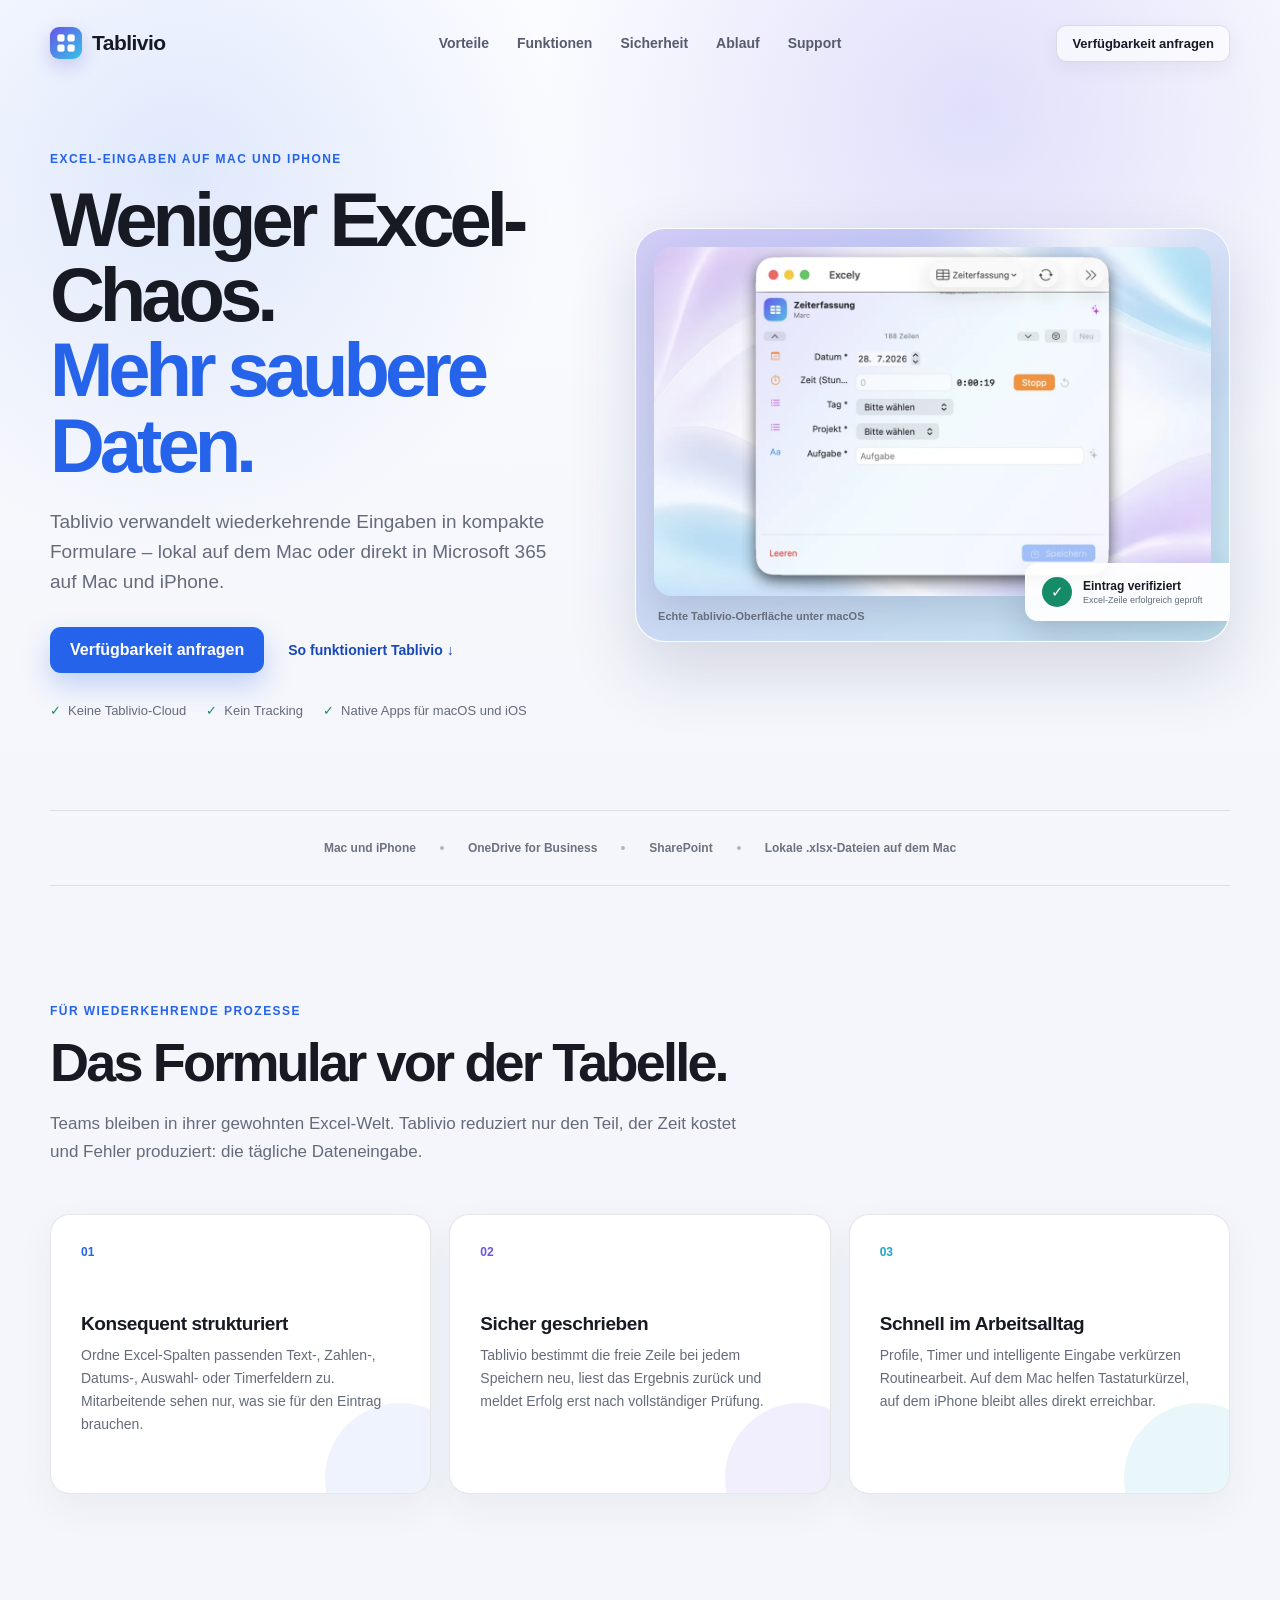
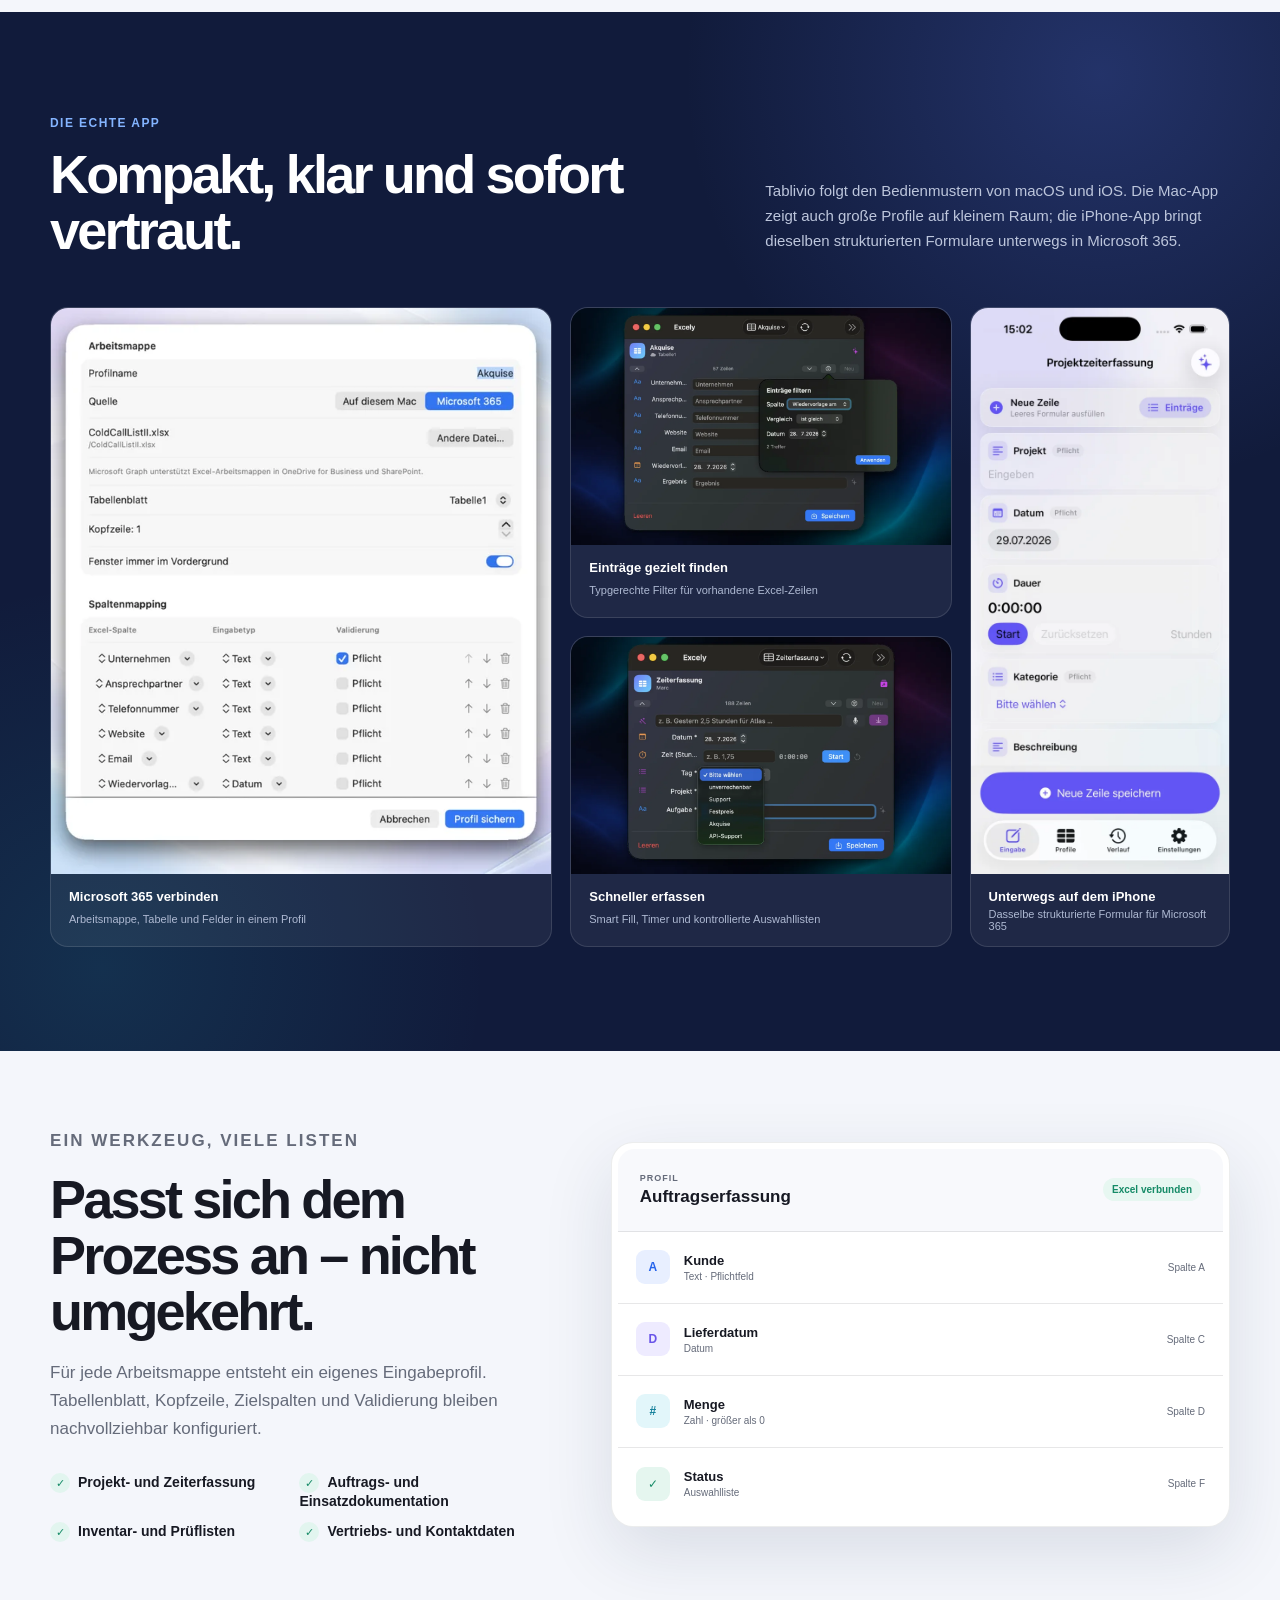
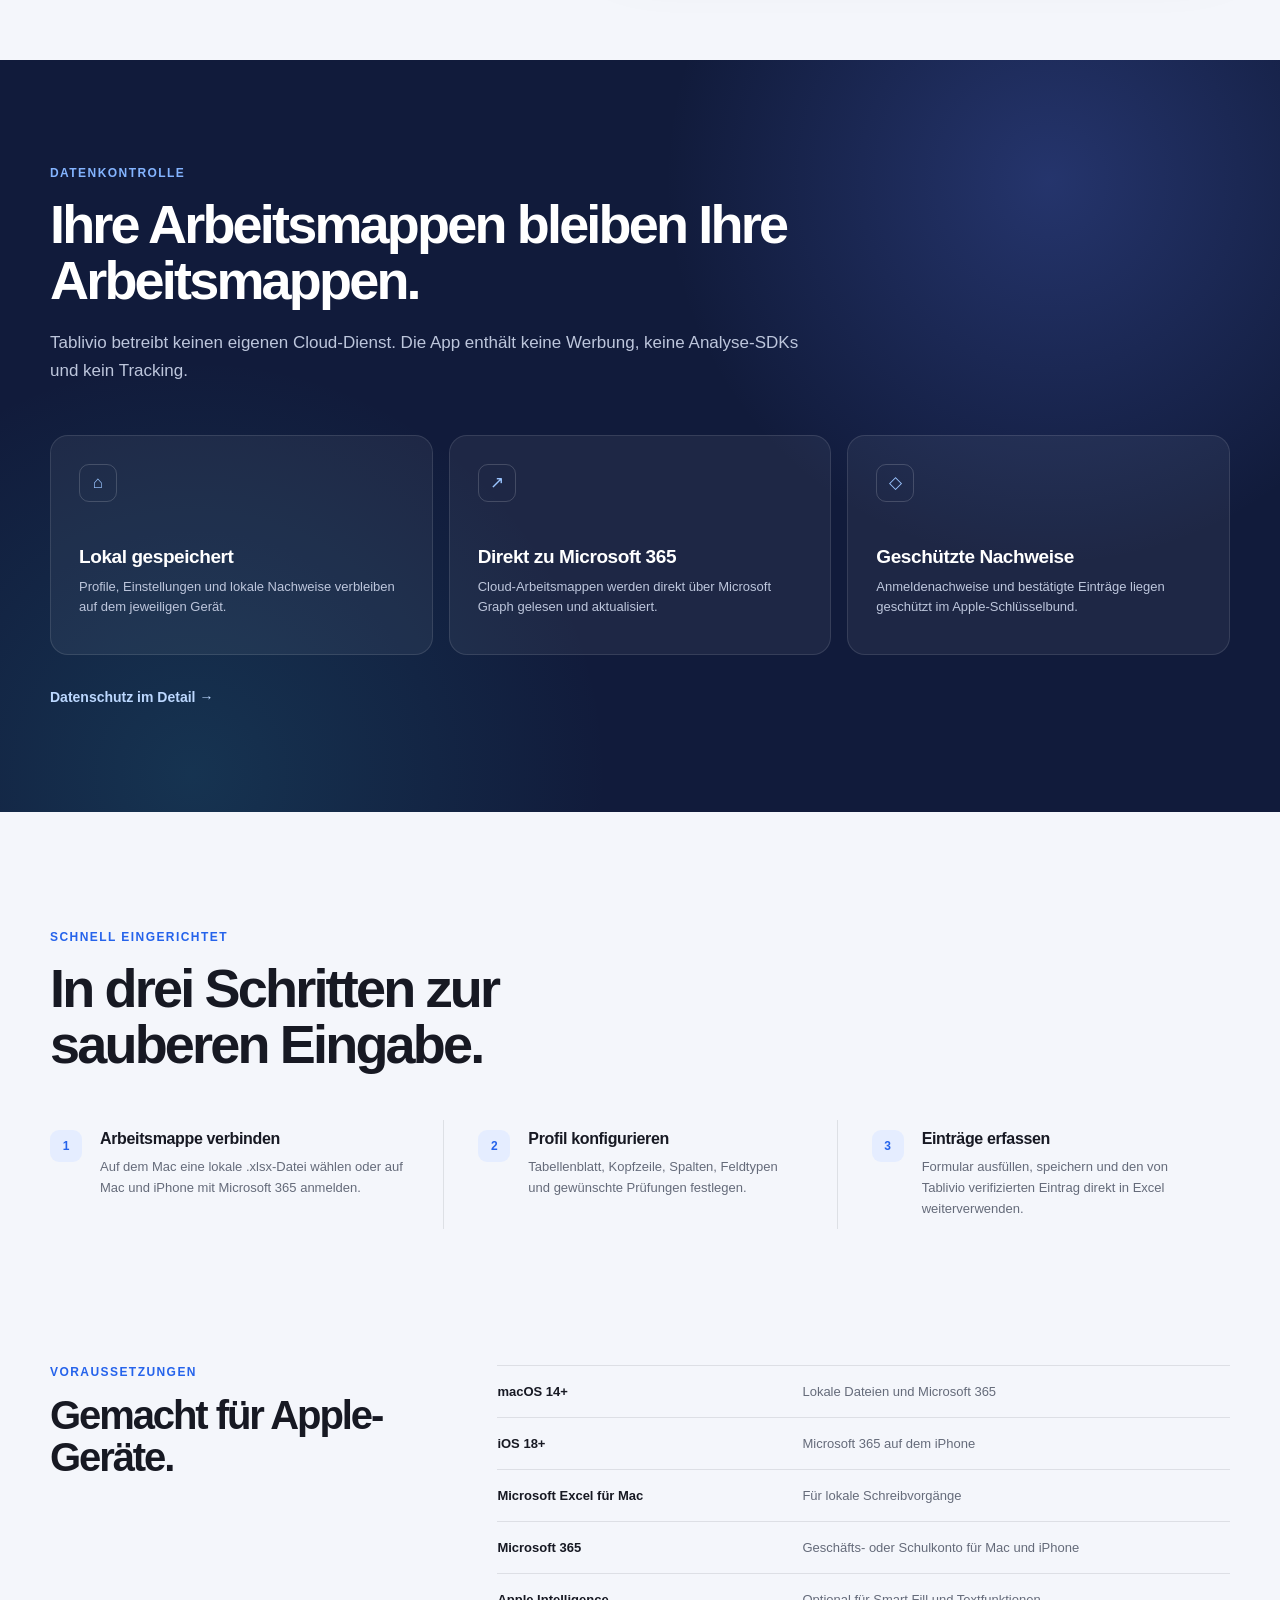
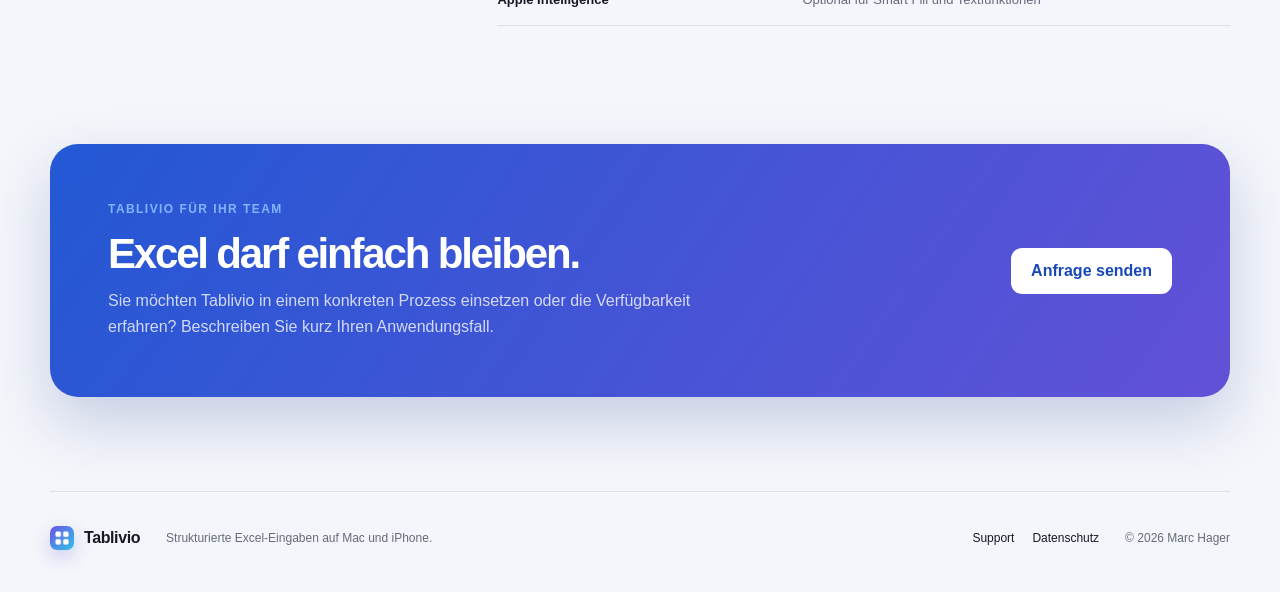
<file: index.html>
<!doctype html>
<html lang="de">
  <head>
    <meta charset="utf-8">
    <meta name="viewport" content="width=device-width, initial-scale=1">
    <meta name="description" content="Tablivio macht wiederkehrende Excel-Eingaben für Teams auf Mac und iPhone schnell, strukturiert und verlässlich.">
    <meta name="theme-color" content="#f4f6fb">
    <meta property="og:type" content="website">
    <meta property="og:locale" content="de_DE">
    <meta property="og:site_name" content="Tablivio">
    <meta property="og:title" content="Tablivio – Strukturierte Excel-Eingaben">
    <meta property="og:description" content="Aus Excel-Spalten werden klare Formulare für Mac und iPhone.">
    <meta property="og:url" content="https://kazomotos.github.io/tablivio-support/">
    <meta property="og:image" content="https://kazomotos.github.io/tablivio-support/assets/screenshots/timer-macos.webp">
    <meta name="twitter:card" content="summary_large_image">
    <link rel="canonical" href="https://kazomotos.github.io/tablivio-support/">
    <title>Tablivio – Strukturierte Excel-Eingaben für Teams</title>
    <link rel="icon" type="image/png" href="favicon.png">
    <link rel="stylesheet" href="styles.css">
  </head>
  <body>
    <a class="skip-link" href="#inhalt">Zum Inhalt springen</a>

    <header class="site-header">
      <a class="brand" href="./" aria-label="Tablivio Startseite">
        <img class="brand-mark" src="assets/tablivio-mark.png" alt="" width="32" height="32">
        <span>Tablivio</span>
      </a>
      <nav aria-label="Hauptnavigation">
        <a href="#vorteile">Vorteile</a>
        <a href="#funktionen">Funktionen</a>
        <a href="#sicherheit">Sicherheit</a>
        <a href="#ablauf">Ablauf</a>
        <a href="support.html">Support</a>
      </nav>
      <a class="header-cta" href="mailto:marc-hager@outlook.com?subject=Tablivio%20f%C3%BCr%20unser%20Team">Verfügbarkeit anfragen</a>
    </header>

    <main id="inhalt">
      <section class="hero" aria-labelledby="hero-title">
        <div class="hero-copy">
          <p class="eyebrow">EXCEL-EINGABEN AUF MAC UND IPHONE</p>
          <h1 id="hero-title">Weniger Excel-Chaos.<br><span>Mehr saubere Daten.</span></h1>
          <p class="lead">Tablivio verwandelt wiederkehrende Eingaben in kompakte Formulare – lokal auf dem Mac oder direkt in Microsoft 365 auf Mac und iPhone.</p>
          <div class="hero-actions">
            <a class="button" href="mailto:marc-hager@outlook.com?subject=Tablivio%20f%C3%BCr%20unser%20Team">Verfügbarkeit anfragen</a>
            <a class="text-link" href="#ablauf">So funktioniert Tablivio <span aria-hidden="true">↓</span></a>
          </div>
          <ul class="hero-facts" aria-label="Kurzvorteile">
            <li>Keine Tablivio-Cloud</li>
            <li>Kein Tracking</li>
            <li>Native Apps für macOS und iOS</li>
          </ul>
        </div>

        <figure class="product-stage">
          <img src="assets/screenshots/timer-macos.webp" alt="Tablivio auf dem Mac mit einem Formular zur Zeiterfassung" width="1200" height="750">
          <div class="verified-card">
            <span class="checkmark" aria-hidden="true">✓</span>
            <div><strong>Eintrag verifiziert</strong><small>Excel-Zeile erfolgreich geprüft</small></div>
          </div>
          <figcaption>Echte Tablivio-Oberfläche unter macOS</figcaption>
        </figure>
      </section>

      <section class="proof-strip" aria-label="Unterstützte Arbeitsweisen">
        <span>Mac und iPhone</span>
        <i aria-hidden="true"></i>
        <span>OneDrive for Business</span>
        <i aria-hidden="true"></i>
        <span>SharePoint</span>
        <i aria-hidden="true"></i>
        <span>Lokale .xlsx-Dateien auf dem Mac</span>
      </section>

      <section class="section intro-section" id="vorteile" aria-labelledby="benefits-title">
        <div class="section-heading">
          <p class="eyebrow">FÜR WIEDERKEHRENDE PROZESSE</p>
          <h2 id="benefits-title">Das Formular vor der Tabelle.</h2>
          <p>Teams bleiben in ihrer gewohnten Excel-Welt. Tablivio reduziert nur den Teil, der Zeit kostet und Fehler produziert: die tägliche Dateneingabe.</p>
        </div>
        <div class="benefit-grid">
          <article class="feature-card accent-blue">
            <span class="feature-number">01</span>
            <h3>Konsequent strukturiert</h3>
            <p>Ordne Excel-Spalten passenden Text-, Zahlen-, Datums-, Auswahl- oder Timerfeldern zu. Mitarbeitende sehen nur, was sie für den Eintrag brauchen.</p>
          </article>
          <article class="feature-card accent-violet">
            <span class="feature-number">02</span>
            <h3>Sicher geschrieben</h3>
            <p>Tablivio bestimmt die freie Zeile bei jedem Speichern neu, liest das Ergebnis zurück und meldet Erfolg erst nach vollständiger Prüfung.</p>
          </article>
          <article class="feature-card accent-cyan">
            <span class="feature-number">03</span>
            <h3>Schnell im Arbeitsalltag</h3>
            <p>Profile, Timer und intelligente Eingabe verkürzen Routinearbeit. Auf dem Mac helfen Tastaturkürzel, auf dem iPhone bleibt alles direkt erreichbar.</p>
          </article>
        </div>
      </section>

      <section class="screenshot-section" id="funktionen" aria-labelledby="screenshots-title">
        <div class="screenshot-heading">
          <div>
            <p class="eyebrow light">DIE ECHTE APP</p>
            <h2 id="screenshots-title">Kompakt, klar und sofort vertraut.</h2>
          </div>
          <p>Tablivio folgt den Bedienmustern von macOS und iOS. Die Mac-App zeigt auch große Profile auf kleinem Raum; die iPhone-App bringt dieselben strukturierten Formulare unterwegs in Microsoft 365.</p>
        </div>
        <div class="screenshot-grid">
          <figure class="screenshot-card featured">
            <img src="assets/screenshots/microsoft-365-macos.webp" alt="Konfiguration eines Microsoft-365-Profils in Tablivio auf dem Mac" width="1200" height="750" loading="lazy">
            <figcaption><strong>Microsoft 365 verbinden</strong><span>Arbeitsmappe, Tabelle und Felder in einem Profil</span></figcaption>
          </figure>
          <figure class="screenshot-card">
            <img src="assets/screenshots/filter-macos.webp" alt="Gefilterte Eintragsliste in Tablivio im Dunkelmodus" width="1200" height="750" loading="lazy">
            <figcaption><strong>Einträge gezielt finden</strong><span>Typgerechte Filter für vorhandene Excel-Zeilen</span></figcaption>
          </figure>
          <figure class="screenshot-card">
            <img src="assets/screenshots/smart-fill-macos.webp" alt="Smart Fill und Auswahlliste in Tablivio im Dunkelmodus" width="1200" height="750" loading="lazy">
            <figcaption><strong>Schneller erfassen</strong><span>Smart Fill, Timer und kontrollierte Auswahllisten</span></figcaption>
          </figure>
          <figure class="screenshot-card iphone">
            <img src="assets/screenshots/entry-ios.webp" alt="Tablivio-Eingabeformular zur Projektzeiterfassung auf dem iPhone" width="600" height="1304" loading="lazy">
            <figcaption><strong>Unterwegs auf dem iPhone</strong><span>Dasselbe strukturierte Formular für Microsoft 365</span></figcaption>
          </figure>
        </div>
      </section>

      <section class="section workflow-showcase" aria-labelledby="use-cases-title">
        <div class="workflow-copy">
          <p class="eyebrow">EIN WERKZEUG, VIELE LISTEN</p>
          <h2 id="use-cases-title">Passt sich dem Prozess an – nicht umgekehrt.</h2>
          <p>Für jede Arbeitsmappe entsteht ein eigenes Eingabeprofil. Tabellenblatt, Kopfzeile, Zielspalten und Validierung bleiben nachvollziehbar konfiguriert.</p>
          <ul class="check-list">
            <li>Projekt- und Zeiterfassung</li>
            <li>Auftrags- und Einsatzdokumentation</li>
            <li>Inventar- und Prüflisten</li>
            <li>Vertriebs- und Kontaktdaten</li>
          </ul>
        </div>
        <div class="mapping-panel" aria-label="Beispiel einer Feldzuordnung">
          <div class="mapping-header">
            <div><span>PROFIL</span><strong>Auftragserfassung</strong></div>
            <span class="connected">Excel verbunden</span>
          </div>
          <div class="mapping-row"><span class="field-icon blue">A</span><div><strong>Kunde</strong><small>Text · Pflichtfeld</small></div><span>Spalte A</span></div>
          <div class="mapping-row"><span class="field-icon violet">D</span><div><strong>Lieferdatum</strong><small>Datum</small></div><span>Spalte C</span></div>
          <div class="mapping-row"><span class="field-icon cyan">#</span><div><strong>Menge</strong><small>Zahl · größer als 0</small></div><span>Spalte D</span></div>
          <div class="mapping-row"><span class="field-icon green">✓</span><div><strong>Status</strong><small>Auswahlliste</small></div><span>Spalte F</span></div>
        </div>
      </section>

      <section class="security-section" id="sicherheit" aria-labelledby="security-title">
        <div class="security-heading">
          <p class="eyebrow light">DATENKONTROLLE</p>
          <h2 id="security-title">Ihre Arbeitsmappen bleiben Ihre Arbeitsmappen.</h2>
          <p>Tablivio betreibt keinen eigenen Cloud-Dienst. Die App enthält keine Werbung, keine Analyse-SDKs und kein Tracking.</p>
        </div>
        <div class="security-grid">
          <article>
            <span class="security-icon" aria-hidden="true">⌂</span>
            <h3>Lokal gespeichert</h3>
            <p>Profile, Einstellungen und lokale Nachweise verbleiben auf dem jeweiligen Gerät.</p>
          </article>
          <article>
            <span class="security-icon" aria-hidden="true">↗</span>
            <h3>Direkt zu Microsoft 365</h3>
            <p>Cloud-Arbeitsmappen werden direkt über Microsoft Graph gelesen und aktualisiert.</p>
          </article>
          <article>
            <span class="security-icon" aria-hidden="true">◇</span>
            <h3>Geschützte Nachweise</h3>
            <p>Anmeldenachweise und bestätigte Einträge liegen geschützt im Apple-Schlüsselbund.</p>
          </article>
        </div>
        <a class="security-link" href="datenschutz.html">Datenschutz im Detail <span aria-hidden="true">→</span></a>
      </section>

      <section class="section steps-section" id="ablauf" aria-labelledby="steps-title">
        <div class="section-heading compact">
          <p class="eyebrow">SCHNELL EINGERICHTET</p>
          <h2 id="steps-title">In drei Schritten zur sauberen Eingabe.</h2>
        </div>
        <ol class="steps">
          <li>
            <span>1</span>
            <div><h3>Arbeitsmappe verbinden</h3><p>Auf dem Mac eine lokale .xlsx-Datei wählen oder auf Mac und iPhone mit Microsoft 365 anmelden.</p></div>
          </li>
          <li>
            <span>2</span>
            <div><h3>Profil konfigurieren</h3><p>Tabellenblatt, Kopfzeile, Spalten, Feldtypen und gewünschte Prüfungen festlegen.</p></div>
          </li>
          <li>
            <span>3</span>
            <div><h3>Einträge erfassen</h3><p>Formular ausfüllen, speichern und den von Tablivio verifizierten Eintrag direkt in Excel weiterverwenden.</p></div>
          </li>
        </ol>
      </section>

      <section class="requirements" aria-labelledby="requirements-title">
        <div>
          <p class="eyebrow">VORAUSSETZUNGEN</p>
          <h2 id="requirements-title">Gemacht für Apple-Geräte.</h2>
        </div>
        <ul>
          <li><strong>macOS 14+</strong><span>Lokale Dateien und Microsoft 365</span></li>
          <li><strong>iOS 18+</strong><span>Microsoft 365 auf dem iPhone</span></li>
          <li><strong>Microsoft Excel für Mac</strong><span>Für lokale Schreibvorgänge</span></li>
          <li><strong>Microsoft 365</strong><span>Geschäfts- oder Schulkonto für Mac und iPhone</span></li>
          <li><strong>Apple Intelligence</strong><span>Optional für Smart Fill und Textfunktionen</span></li>
        </ul>
      </section>

      <section class="contact-card" id="kontakt" aria-labelledby="contact-title">
        <div>
          <p class="eyebrow light">TABLIVIO FÜR IHR TEAM</p>
          <h2 id="contact-title">Excel darf einfach bleiben.</h2>
          <p>Sie möchten Tablivio in einem konkreten Prozess einsetzen oder die Verfügbarkeit erfahren? Beschreiben Sie kurz Ihren Anwendungsfall.</p>
        </div>
        <a class="button light-button" href="mailto:marc-hager@outlook.com?subject=Tablivio%20f%C3%BCr%20unser%20Team">Anfrage senden</a>
      </section>
    </main>

    <footer>
      <a class="brand footer-brand" href="./" aria-label="Tablivio Startseite">
        <img class="brand-mark" src="assets/tablivio-mark.png" alt="" width="32" height="32">
        <span>Tablivio</span>
      </a>
      <p>Strukturierte Excel-Eingaben auf Mac und iPhone.</p>
      <div class="footer-links">
        <a href="support.html">Support</a>
        <a href="datenschutz.html">Datenschutz</a>
      </div>
      <span class="copyright">© 2026 Marc Hager</span>
    </footer>
  </body>
</html>
</file>
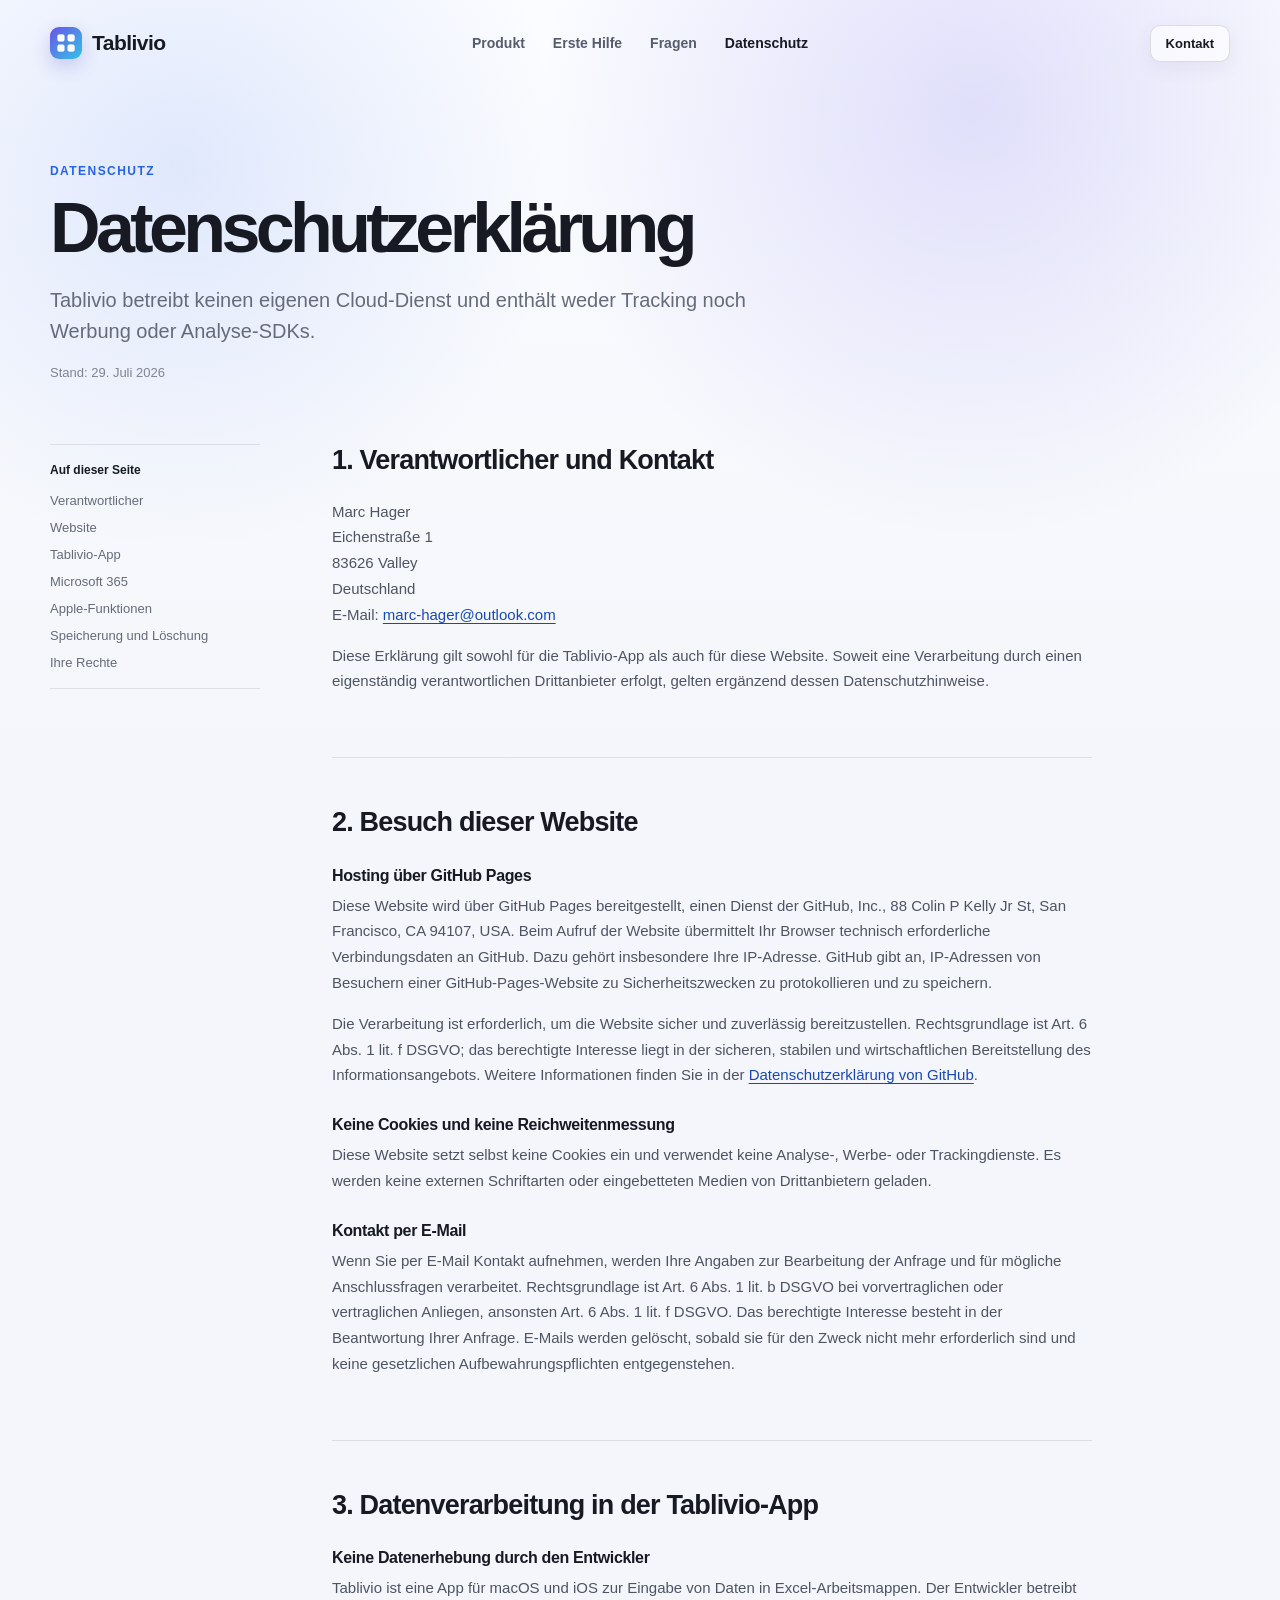
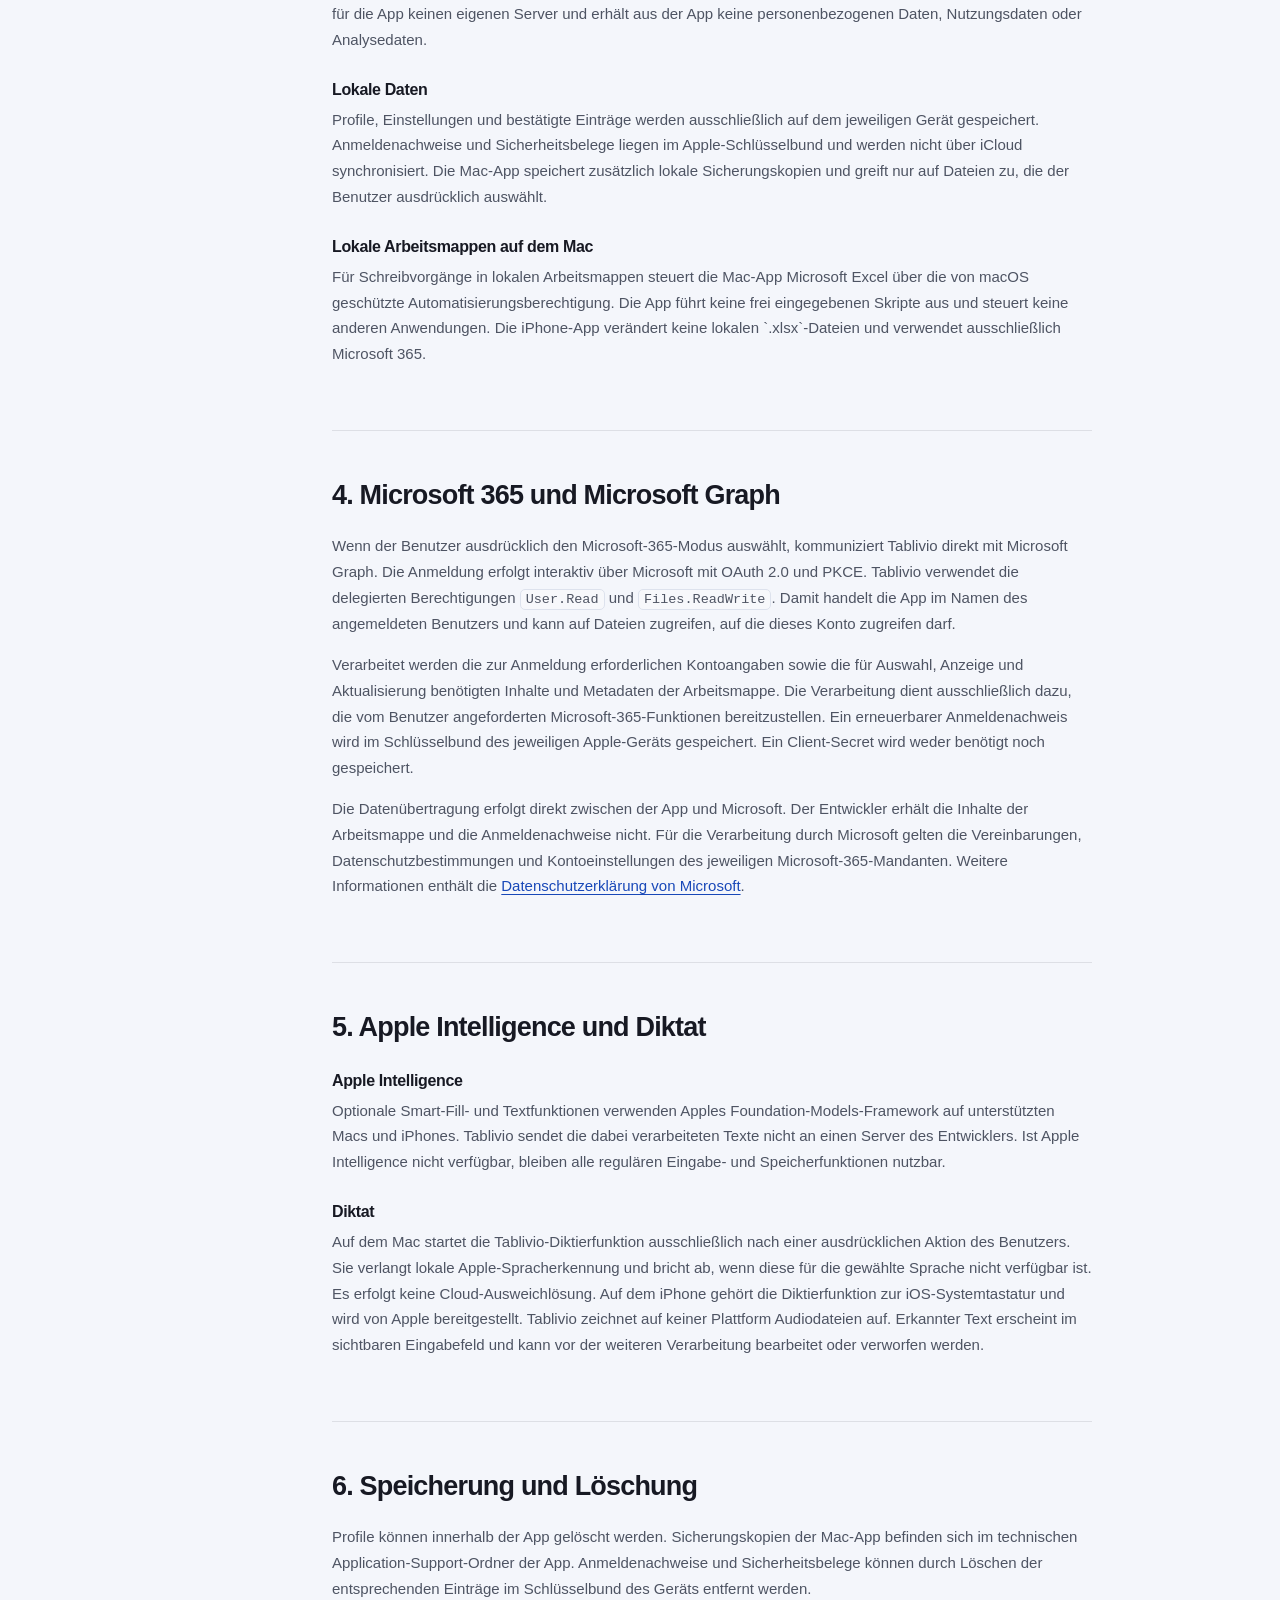
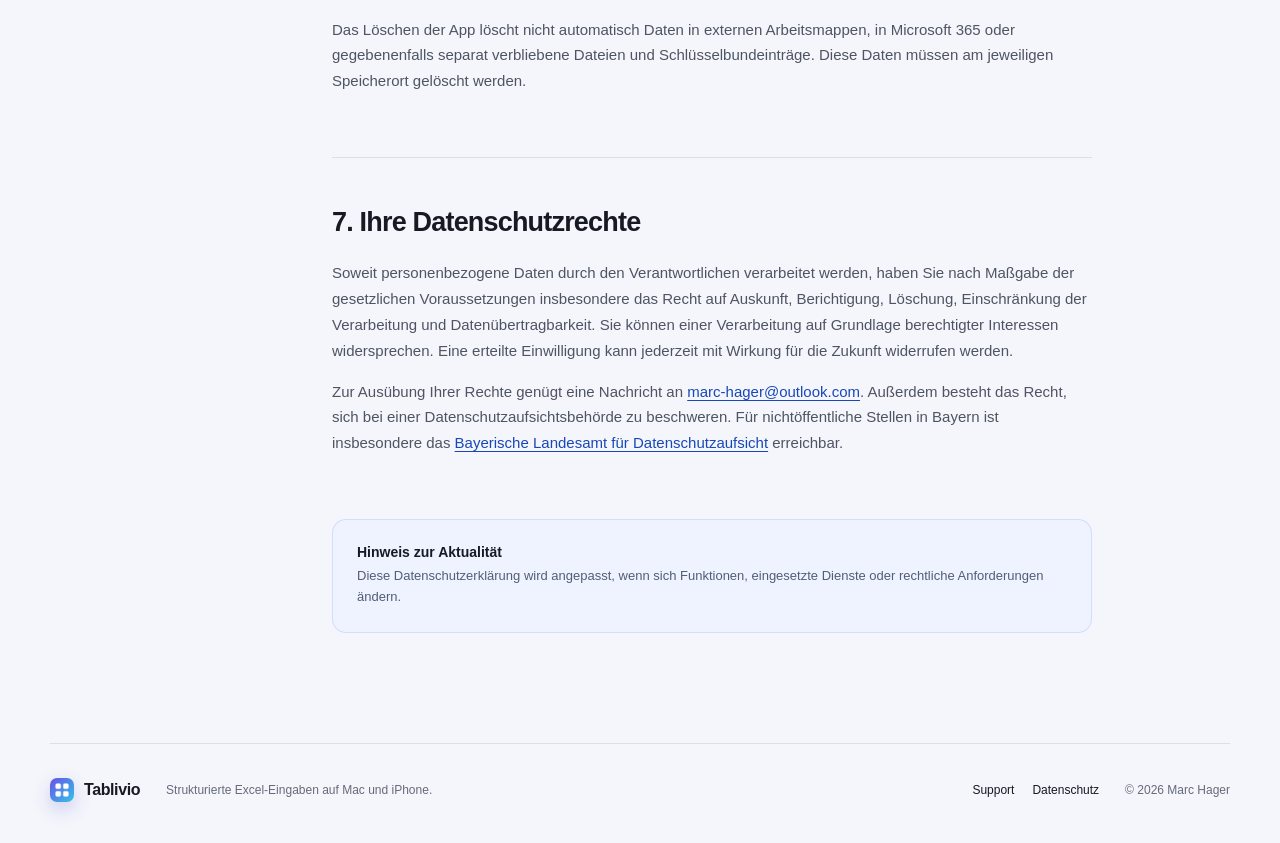
<file: datenschutz.html>
<!doctype html>
<html lang="de">
  <head>
    <meta charset="utf-8">
    <meta name="viewport" content="width=device-width, initial-scale=1">
    <meta name="description" content="Datenschutzerklärung für die Tablivio-App und die Tablivio-Website.">
    <meta name="theme-color" content="#f4f6fb">
    <link rel="canonical" href="https://kazomotos.github.io/tablivio-support/datenschutz.html">
    <title>Tablivio – Datenschutz</title>
    <link rel="icon" type="image/png" href="favicon.png">
    <link rel="stylesheet" href="styles.css">
  </head>
  <body>
    <a class="skip-link" href="#inhalt">Zum Inhalt springen</a>

    <header class="site-header">
      <a class="brand" href="./" aria-label="Tablivio Startseite">
        <img class="brand-mark" src="assets/tablivio-mark.png" alt="" width="32" height="32">
        <span>Tablivio</span>
      </a>
      <nav aria-label="Hauptnavigation">
        <a href="./">Produkt</a>
        <a href="support.html#hilfe">Erste Hilfe</a>
        <a href="support.html#faq">Fragen</a>
        <a aria-current="page" href="datenschutz.html">Datenschutz</a>
      </nav>
      <a class="header-cta" href="mailto:marc-hager@outlook.com?subject=Tablivio%20Support">Kontakt</a>
    </header>

    <main class="legal-page" id="inhalt">
      <div class="legal-intro">
        <p class="eyebrow">DATENSCHUTZ</p>
        <h1>Datenschutzerklärung</h1>
        <p class="legal-lead">Tablivio betreibt keinen eigenen Cloud-Dienst und enthält weder Tracking noch Werbung oder Analyse-SDKs.</p>
        <p class="updated">Stand: 29. Juli 2026</p>
      </div>

      <div class="legal-layout">
        <aside class="legal-nav" aria-label="Inhalt">
          <strong>Auf dieser Seite</strong>
          <a href="#verantwortlicher">Verantwortlicher</a>
          <a href="#website">Website</a>
          <a href="#app">Tablivio-App</a>
          <a href="#microsoft">Microsoft 365</a>
          <a href="#apple">Apple-Funktionen</a>
          <a href="#loeschung">Speicherung und Löschung</a>
          <a href="#rechte">Ihre Rechte</a>
        </aside>

        <div class="legal-content">
          <section id="verantwortlicher">
            <h2>1. Verantwortlicher und Kontakt</h2>
            <address>
              Marc Hager<br>
              Eichenstraße 1<br>
              83626 Valley<br>
              Deutschland
            </address>
            <p>E-Mail: <a href="mailto:marc-hager@outlook.com">marc-hager@outlook.com</a></p>
            <p>Diese Erklärung gilt sowohl für die Tablivio-App als auch für diese Website. Soweit eine Verarbeitung durch einen eigenständig verantwortlichen Drittanbieter erfolgt, gelten ergänzend dessen Datenschutzhinweise.</p>
          </section>

          <section id="website">
            <h2>2. Besuch dieser Website</h2>
            <h3>Hosting über GitHub Pages</h3>
            <p>Diese Website wird über GitHub Pages bereitgestellt, einen Dienst der GitHub, Inc., 88 Colin P Kelly Jr St, San Francisco, CA 94107, USA. Beim Aufruf der Website übermittelt Ihr Browser technisch erforderliche Verbindungsdaten an GitHub. Dazu gehört insbesondere Ihre IP-Adresse. GitHub gibt an, IP-Adressen von Besuchern einer GitHub-Pages-Website zu Sicherheitszwecken zu protokollieren und zu speichern.</p>
            <p>Die Verarbeitung ist erforderlich, um die Website sicher und zuverlässig bereitzustellen. Rechtsgrundlage ist Art. 6 Abs. 1 lit. f DSGVO; das berechtigte Interesse liegt in der sicheren, stabilen und wirtschaftlichen Bereitstellung des Informationsangebots. Weitere Informationen finden Sie in der <a href="https://docs.github.com/de/site-policy/privacy-policies/github-general-privacy-statement" rel="noreferrer">Datenschutzerklärung von GitHub</a>.</p>

            <h3>Keine Cookies und keine Reichweitenmessung</h3>
            <p>Diese Website setzt selbst keine Cookies ein und verwendet keine Analyse-, Werbe- oder Trackingdienste. Es werden keine externen Schriftarten oder eingebetteten Medien von Drittanbietern geladen.</p>

            <h3>Kontakt per E-Mail</h3>
            <p>Wenn Sie per E-Mail Kontakt aufnehmen, werden Ihre Angaben zur Bearbeitung der Anfrage und für mögliche Anschlussfragen verarbeitet. Rechtsgrundlage ist Art. 6 Abs. 1 lit. b DSGVO bei vorvertraglichen oder vertraglichen Anliegen, ansonsten Art. 6 Abs. 1 lit. f DSGVO. Das berechtigte Interesse besteht in der Beantwortung Ihrer Anfrage. E-Mails werden gelöscht, sobald sie für den Zweck nicht mehr erforderlich sind und keine gesetzlichen Aufbewahrungspflichten entgegenstehen.</p>
          </section>

          <section id="app">
            <h2>3. Datenverarbeitung in der Tablivio-App</h2>
            <h3>Keine Datenerhebung durch den Entwickler</h3>
            <p>Tablivio ist eine App für macOS und iOS zur Eingabe von Daten in Excel-Arbeitsmappen. Der Entwickler betreibt für die App keinen eigenen Server und erhält aus der App keine personenbezogenen Daten, Nutzungsdaten oder Analysedaten.</p>

            <h3>Lokale Daten</h3>
            <p>Profile, Einstellungen und bestätigte Einträge werden ausschließlich auf dem jeweiligen Gerät gespeichert. Anmeldenachweise und Sicherheitsbelege liegen im Apple-Schlüsselbund und werden nicht über iCloud synchronisiert. Die Mac-App speichert zusätzlich lokale Sicherungskopien und greift nur auf Dateien zu, die der Benutzer ausdrücklich auswählt.</p>

            <h3>Lokale Arbeitsmappen auf dem Mac</h3>
            <p>Für Schreibvorgänge in lokalen Arbeitsmappen steuert die Mac-App Microsoft Excel über die von macOS geschützte Automatisierungsberechtigung. Die App führt keine frei eingegebenen Skripte aus und steuert keine anderen Anwendungen. Die iPhone-App verändert keine lokalen `.xlsx`-Dateien und verwendet ausschließlich Microsoft 365.</p>
          </section>

          <section id="microsoft">
            <h2>4. Microsoft 365 und Microsoft Graph</h2>
            <p>Wenn der Benutzer ausdrücklich den Microsoft-365-Modus auswählt, kommuniziert Tablivio direkt mit Microsoft Graph. Die Anmeldung erfolgt interaktiv über Microsoft mit OAuth 2.0 und PKCE. Tablivio verwendet die delegierten Berechtigungen <code>User.Read</code> und <code>Files.ReadWrite</code>. Damit handelt die App im Namen des angemeldeten Benutzers und kann auf Dateien zugreifen, auf die dieses Konto zugreifen darf.</p>
            <p>Verarbeitet werden die zur Anmeldung erforderlichen Kontoangaben sowie die für Auswahl, Anzeige und Aktualisierung benötigten Inhalte und Metadaten der Arbeitsmappe. Die Verarbeitung dient ausschließlich dazu, die vom Benutzer angeforderten Microsoft-365-Funktionen bereitzustellen. Ein erneuerbarer Anmeldenachweis wird im Schlüsselbund des jeweiligen Apple-Geräts gespeichert. Ein Client-Secret wird weder benötigt noch gespeichert.</p>
            <p>Die Datenübertragung erfolgt direkt zwischen der App und Microsoft. Der Entwickler erhält die Inhalte der Arbeitsmappe und die Anmeldenachweise nicht. Für die Verarbeitung durch Microsoft gelten die Vereinbarungen, Datenschutzbestimmungen und Kontoeinstellungen des jeweiligen Microsoft-365-Mandanten. Weitere Informationen enthält die <a href="https://privacy.microsoft.com/de-de/privacystatement" rel="noreferrer">Datenschutzerklärung von Microsoft</a>.</p>
          </section>

          <section id="apple">
            <h2>5. Apple Intelligence und Diktat</h2>
            <h3>Apple Intelligence</h3>
            <p>Optionale Smart-Fill- und Textfunktionen verwenden Apples Foundation-Models-Framework auf unterstützten Macs und iPhones. Tablivio sendet die dabei verarbeiteten Texte nicht an einen Server des Entwicklers. Ist Apple Intelligence nicht verfügbar, bleiben alle regulären Eingabe- und Speicherfunktionen nutzbar.</p>

            <h3>Diktat</h3>
            <p>Auf dem Mac startet die Tablivio-Diktierfunktion ausschließlich nach einer ausdrücklichen Aktion des Benutzers. Sie verlangt lokale Apple-Spracherkennung und bricht ab, wenn diese für die gewählte Sprache nicht verfügbar ist. Es erfolgt keine Cloud-Ausweichlösung. Auf dem iPhone gehört die Diktierfunktion zur iOS-Systemtastatur und wird von Apple bereitgestellt. Tablivio zeichnet auf keiner Plattform Audiodateien auf. Erkannter Text erscheint im sichtbaren Eingabefeld und kann vor der weiteren Verarbeitung bearbeitet oder verworfen werden.</p>
          </section>

          <section id="loeschung">
            <h2>6. Speicherung und Löschung</h2>
            <p>Profile können innerhalb der App gelöscht werden. Sicherungskopien der Mac-App befinden sich im technischen Application-Support-Ordner der App. Anmeldenachweise und Sicherheitsbelege können durch Löschen der entsprechenden Einträge im Schlüsselbund des Geräts entfernt werden.</p>
            <p>Das Löschen der App löscht nicht automatisch Daten in externen Arbeitsmappen, in Microsoft 365 oder gegebenenfalls separat verbliebene Dateien und Schlüsselbundeinträge. Diese Daten müssen am jeweiligen Speicherort gelöscht werden.</p>
          </section>

          <section id="rechte">
            <h2>7. Ihre Datenschutzrechte</h2>
            <p>Soweit personenbezogene Daten durch den Verantwortlichen verarbeitet werden, haben Sie nach Maßgabe der gesetzlichen Voraussetzungen insbesondere das Recht auf Auskunft, Berichtigung, Löschung, Einschränkung der Verarbeitung und Datenübertragbarkeit. Sie können einer Verarbeitung auf Grundlage berechtigter Interessen widersprechen. Eine erteilte Einwilligung kann jederzeit mit Wirkung für die Zukunft widerrufen werden.</p>
            <p>Zur Ausübung Ihrer Rechte genügt eine Nachricht an <a href="mailto:marc-hager@outlook.com">marc-hager@outlook.com</a>. Außerdem besteht das Recht, sich bei einer Datenschutzaufsichtsbehörde zu beschweren. Für nichtöffentliche Stellen in Bayern ist insbesondere das <a href="https://www.lda.bayern.de/de/beschwerde.html" rel="noreferrer">Bayerische Landesamt für Datenschutzaufsicht</a> erreichbar.</p>
          </section>

          <div class="legal-note">
            <strong>Hinweis zur Aktualität</strong>
            <p>Diese Datenschutzerklärung wird angepasst, wenn sich Funktionen, eingesetzte Dienste oder rechtliche Anforderungen ändern.</p>
          </div>
        </div>
      </div>
    </main>

    <footer>
      <a class="brand footer-brand" href="./" aria-label="Tablivio Startseite">
        <img class="brand-mark" src="assets/tablivio-mark.png" alt="" width="32" height="32">
        <span>Tablivio</span>
      </a>
      <p>Strukturierte Excel-Eingaben auf Mac und iPhone.</p>
      <div class="footer-links">
        <a href="support.html">Support</a>
        <a aria-current="page" href="datenschutz.html">Datenschutz</a>
      </div>
      <span class="copyright">© 2026 Marc Hager</span>
    </footer>
  </body>
</html>
</file>
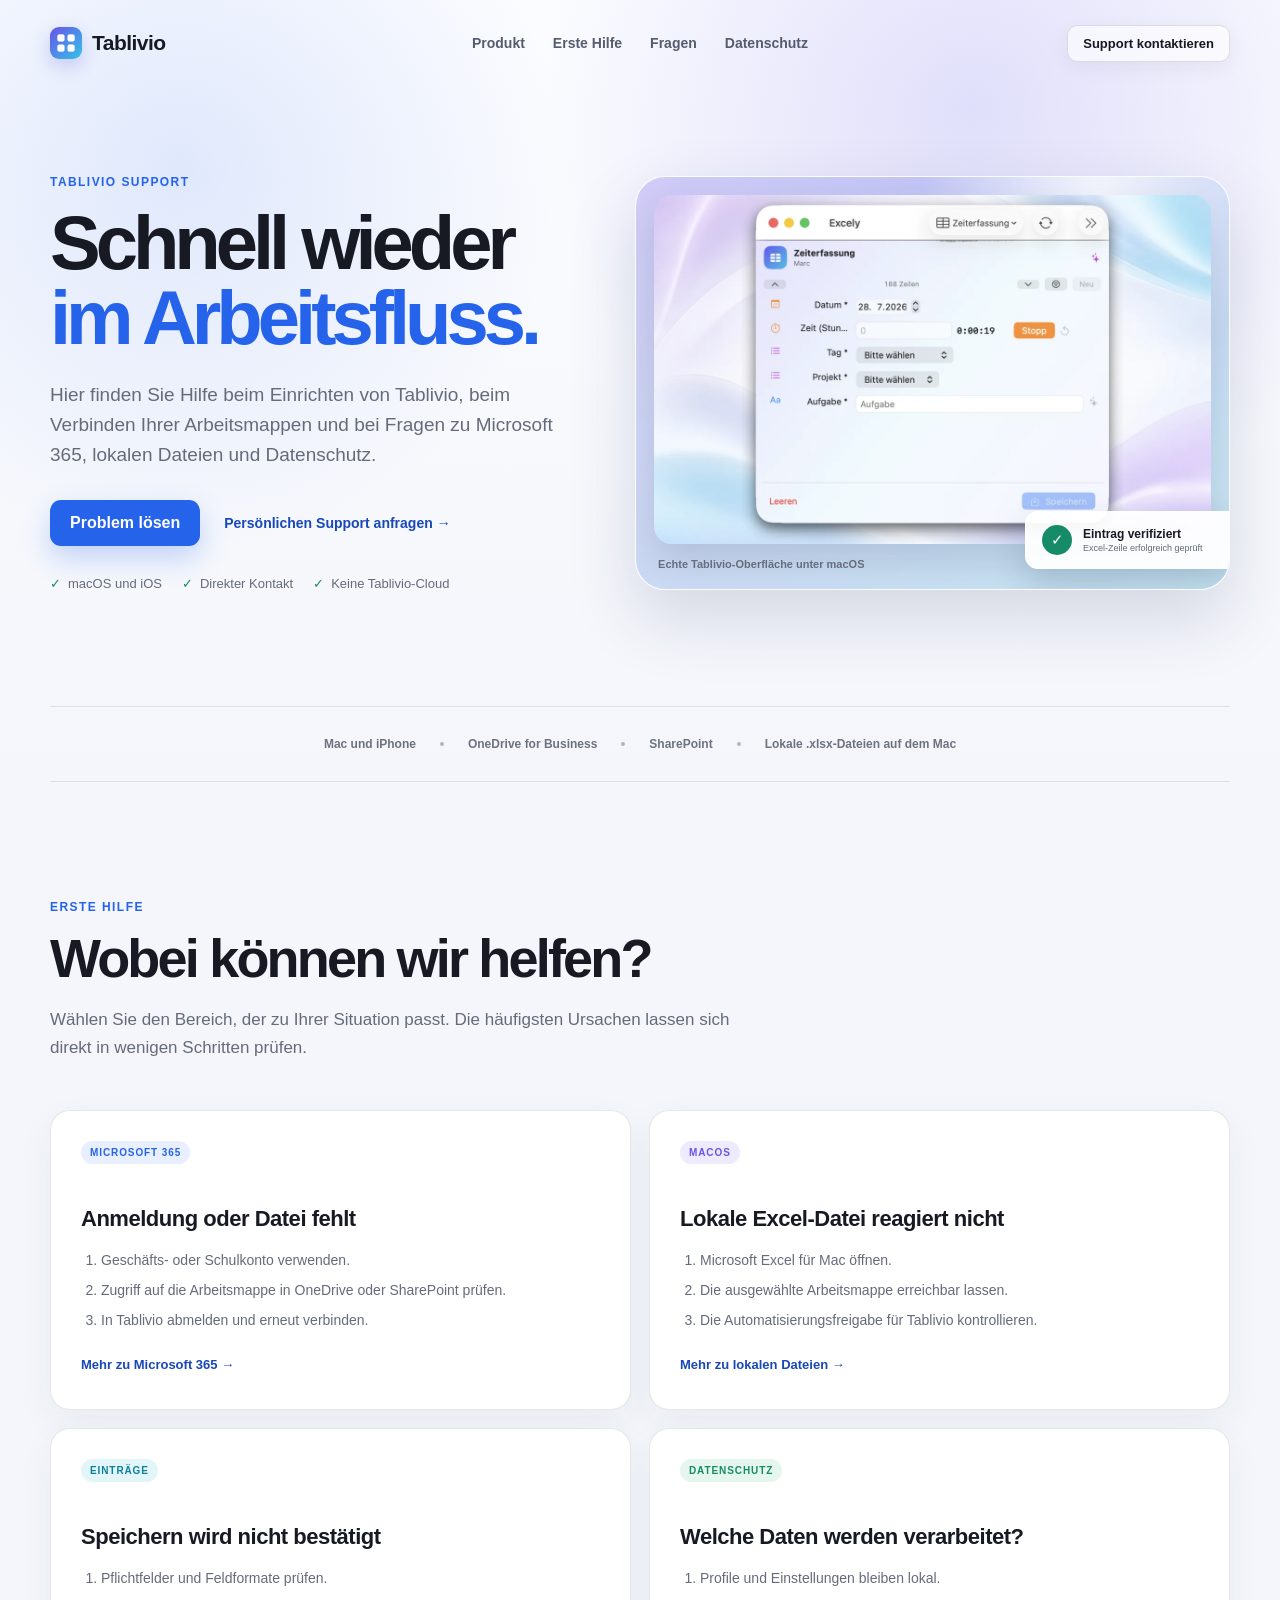
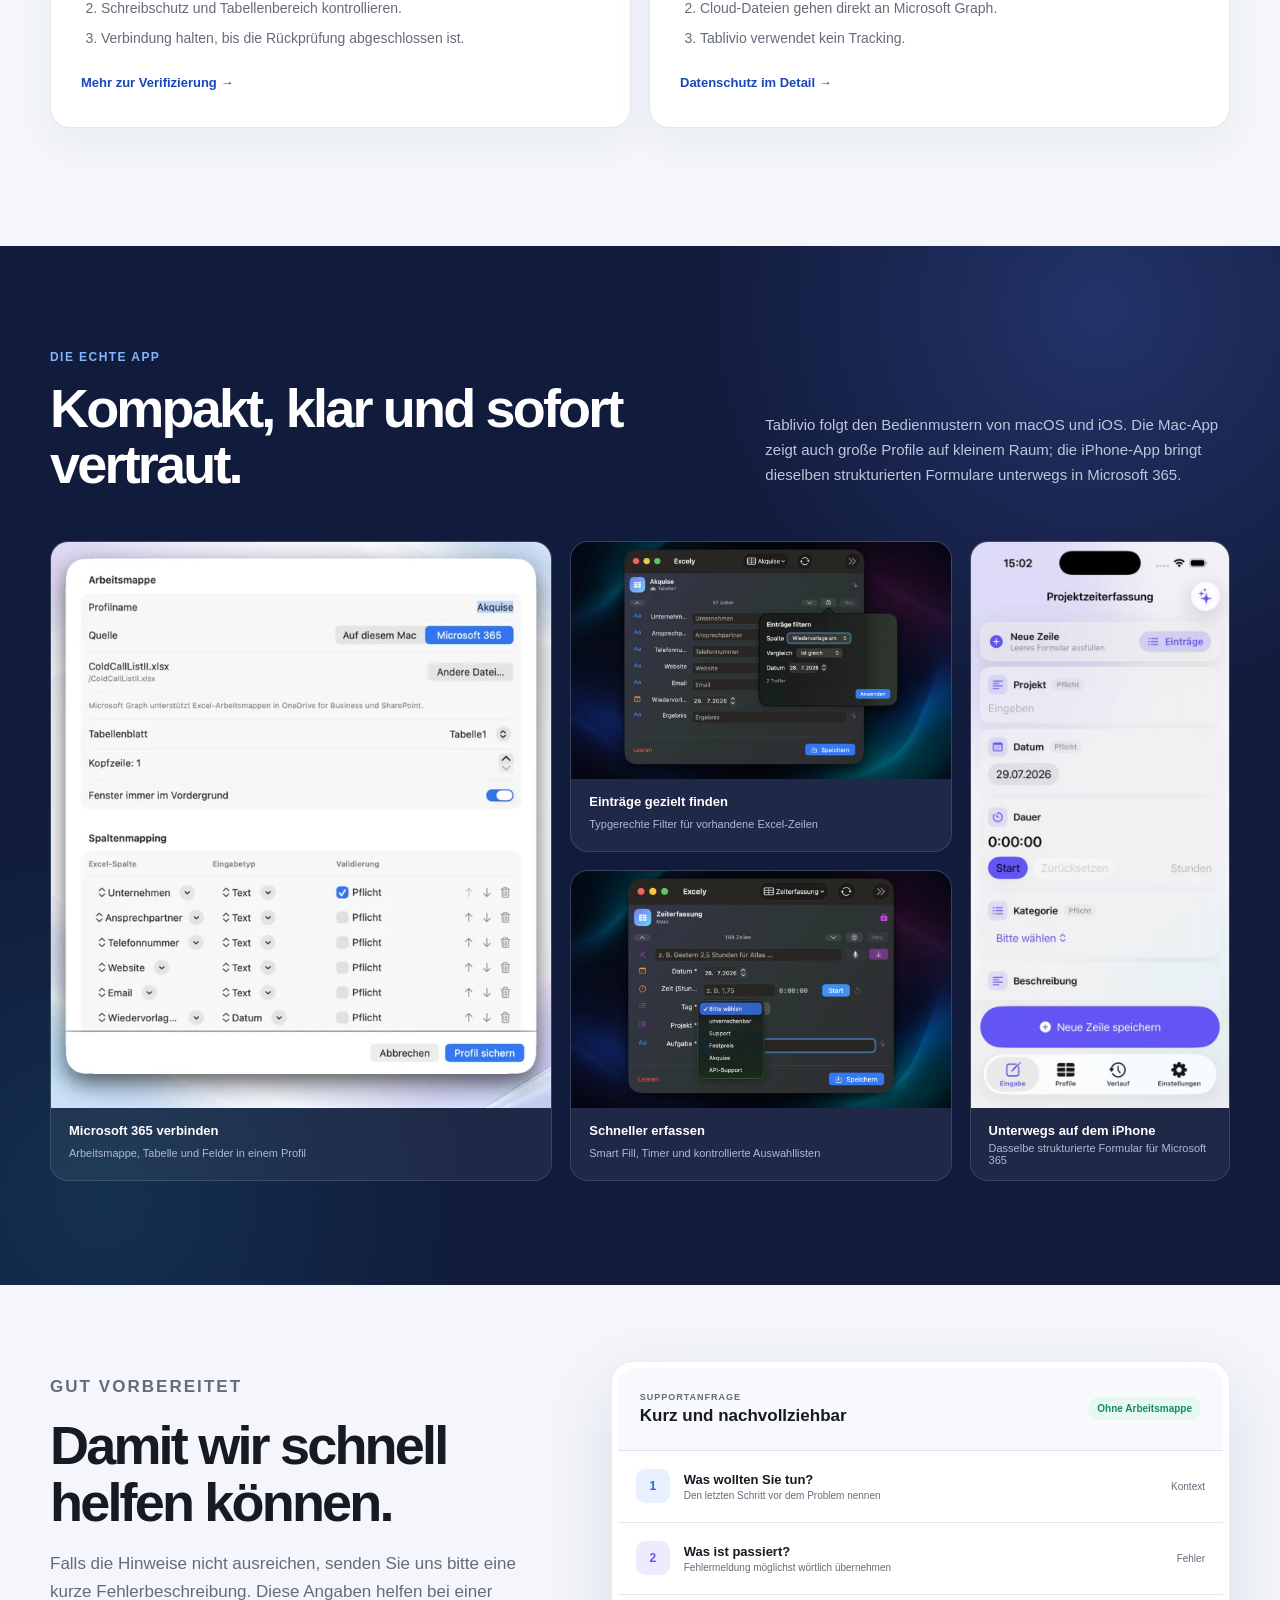
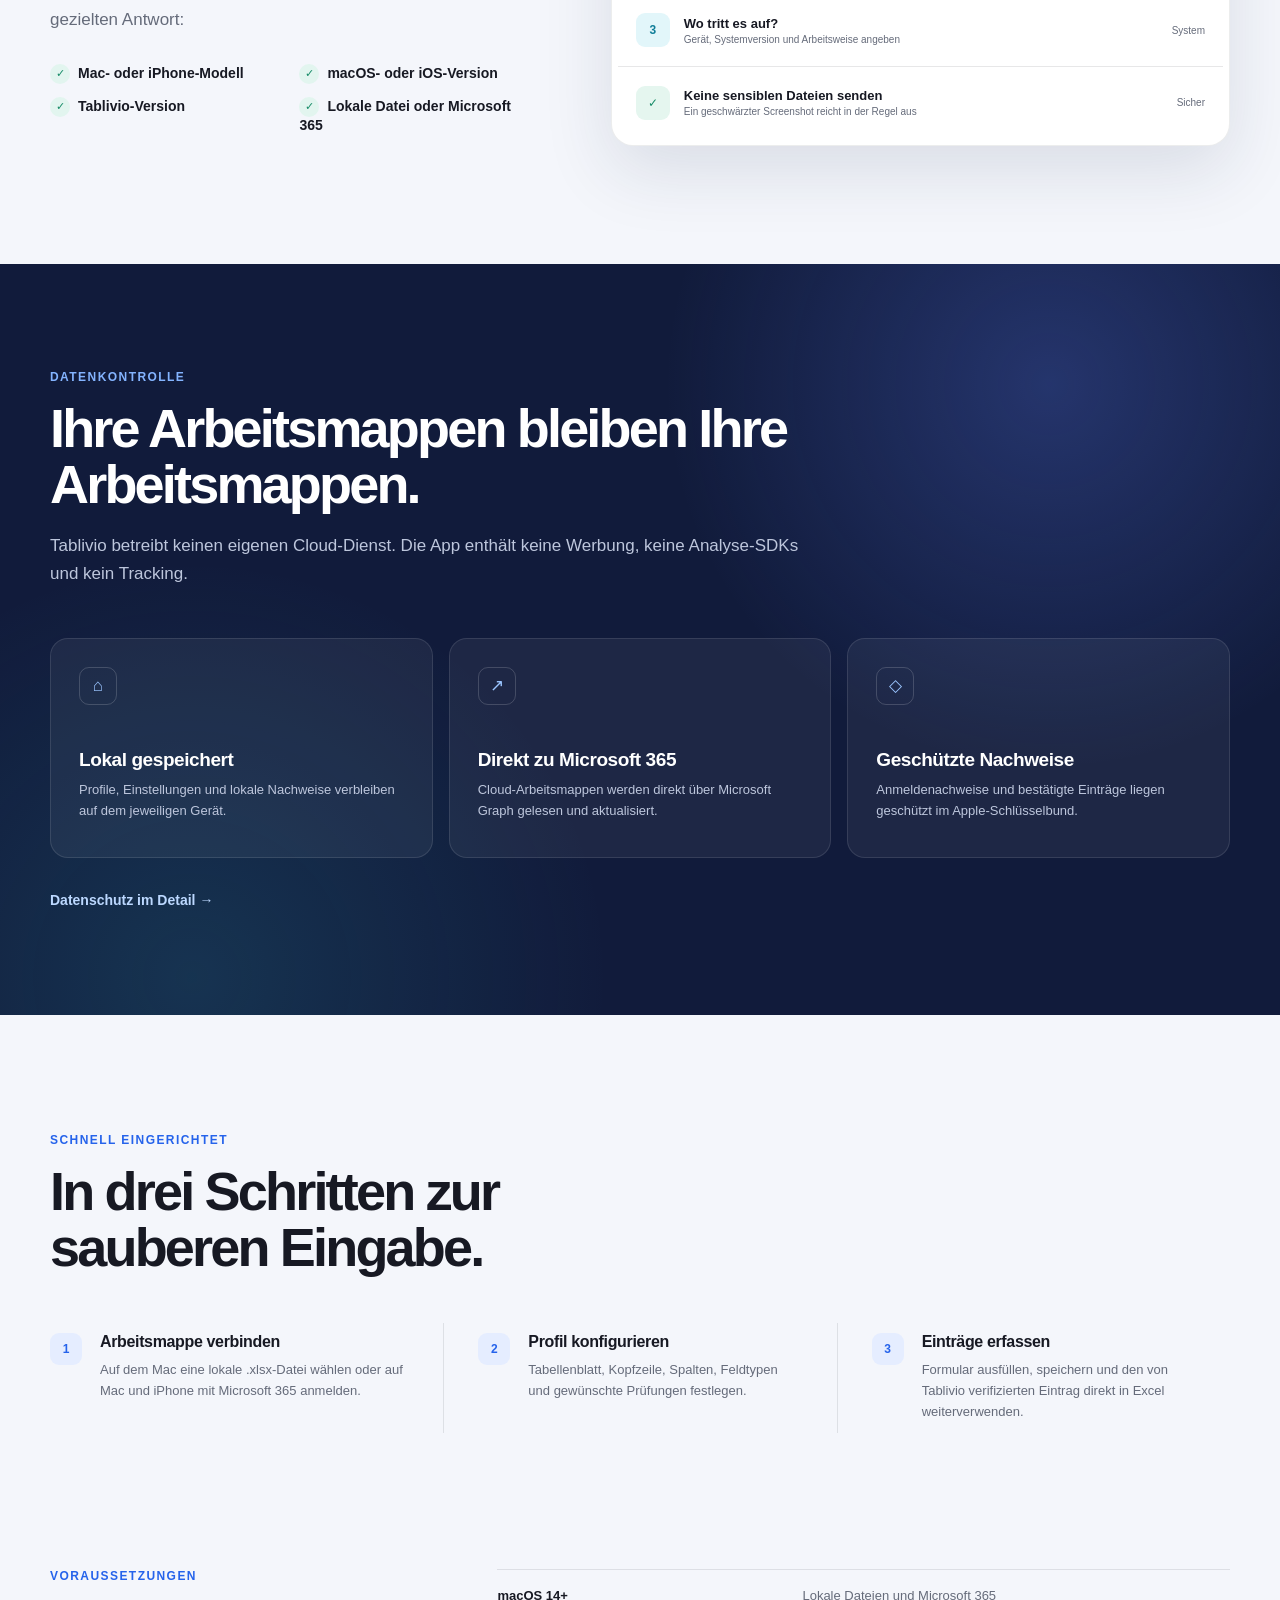
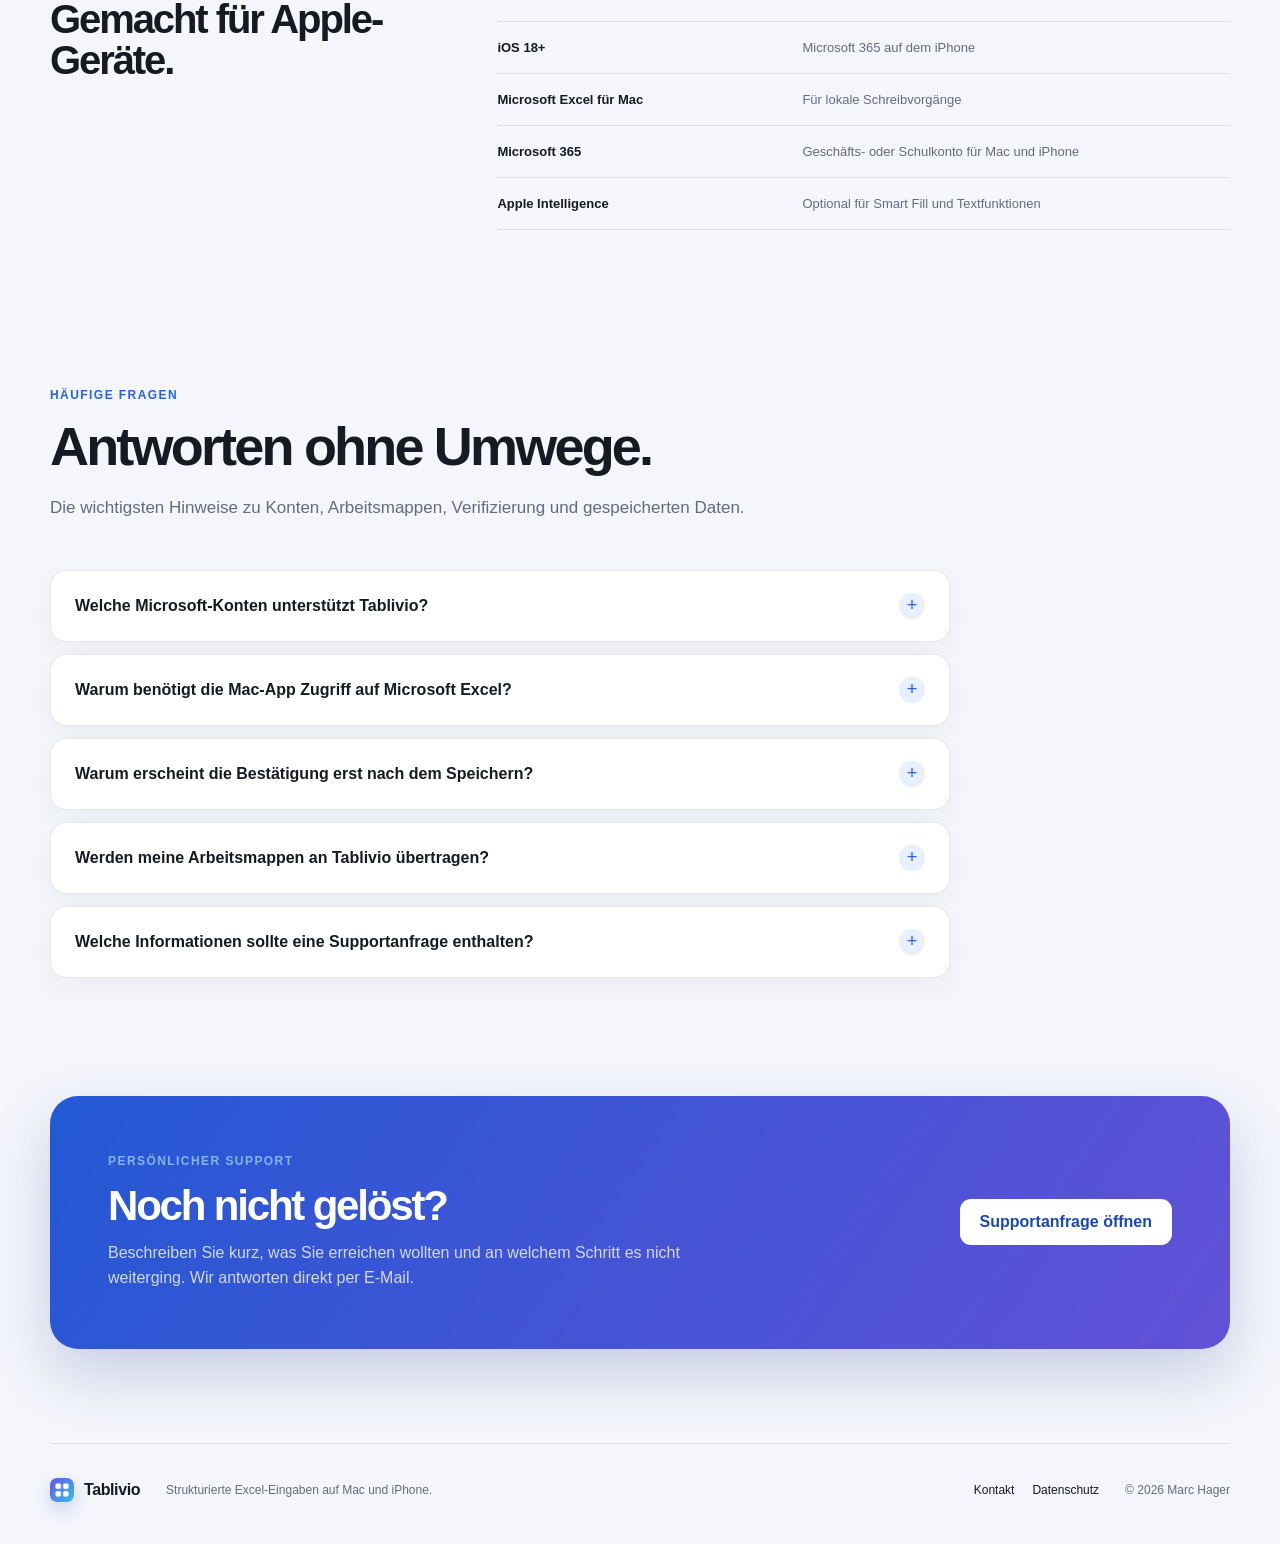
<file: support.html>
<!doctype html>
<html lang="de">
  <head>
    <meta charset="utf-8">
    <meta name="viewport" content="width=device-width, initial-scale=1">
    <meta name="description" content="Offizielle Hilfe für Tablivio auf macOS und iOS: Einrichtung, Microsoft 365, lokale Excel-Dateien, Datenschutz und persönlicher Support.">
    <meta name="theme-color" content="#f4f6fb">
    <meta property="og:type" content="website">
    <meta property="og:locale" content="de_DE">
    <meta property="og:site_name" content="Tablivio">
    <meta property="og:title" content="Tablivio Support">
    <meta property="og:description" content="Hilfe für Tablivio auf Mac und iPhone – klar, direkt und ohne Umwege.">
    <meta property="og:url" content="https://kazomotos.github.io/tablivio-support/support.html">
    <meta property="og:image" content="https://kazomotos.github.io/tablivio-support/assets/tablivio-support-social.png">
    <meta property="og:image:width" content="1200">
    <meta property="og:image:height" content="630">
    <meta property="og:image:alt" content="Tablivio – Support für Mac und iPhone">
    <meta name="twitter:card" content="summary_large_image">
    <link rel="canonical" href="https://kazomotos.github.io/tablivio-support/support.html">
    <title>Tablivio Support – Hilfe für Mac und iPhone</title>
    <link rel="icon" type="image/png" href="favicon.png">
    <link rel="stylesheet" href="styles.css">
  </head>
  <body>
    <a class="skip-link" href="#inhalt">Zum Inhalt springen</a>

    <header class="site-header">
      <a class="brand" href="./" aria-label="Tablivio Startseite">
        <img class="brand-mark" src="assets/tablivio-mark.png" alt="" width="32" height="32">
        <span>Tablivio</span>
      </a>
      <nav aria-label="Hauptnavigation">
        <a href="./">Produkt</a>
        <a href="#hilfe">Erste Hilfe</a>
        <a href="#faq">Fragen</a>
        <a href="datenschutz.html">Datenschutz</a>
      </nav>
      <a class="header-cta" href="mailto:marc-hager@outlook.com?subject=Tablivio%20Support">Support kontaktieren</a>
    </header>

    <main id="inhalt">
      <section class="hero" aria-labelledby="hero-title">
        <div class="hero-copy">
          <p class="eyebrow">TABLIVIO SUPPORT</p>
          <h1 id="hero-title">Schnell wieder<br><span>im Arbeitsfluss.</span></h1>
          <p class="lead">Hier finden Sie Hilfe beim Einrichten von Tablivio, beim Verbinden Ihrer Arbeitsmappen und bei Fragen zu Microsoft 365, lokalen Dateien und Datenschutz.</p>
          <div class="hero-actions">
            <a class="button" href="#hilfe">Problem lösen</a>
            <a class="text-link" href="mailto:marc-hager@outlook.com?subject=Tablivio%20Support">Persönlichen Support anfragen <span aria-hidden="true">→</span></a>
          </div>
          <ul class="hero-facts" aria-label="Kurzvorteile">
            <li>macOS und iOS</li>
            <li>Direkter Kontakt</li>
            <li>Keine Tablivio-Cloud</li>
          </ul>
        </div>

        <figure class="product-stage">
          <img src="assets/screenshots/timer-macos.webp" alt="Tablivio auf dem Mac mit einem Formular zur Zeiterfassung" width="1200" height="750">
          <div class="verified-card">
            <span class="checkmark" aria-hidden="true">✓</span>
            <div><strong>Eintrag verifiziert</strong><small>Excel-Zeile erfolgreich geprüft</small></div>
          </div>
          <figcaption>Echte Tablivio-Oberfläche unter macOS</figcaption>
        </figure>
      </section>

      <section class="proof-strip" aria-label="Unterstützte Arbeitsweisen">
        <span>Mac und iPhone</span>
        <i aria-hidden="true"></i>
        <span>OneDrive for Business</span>
        <i aria-hidden="true"></i>
        <span>SharePoint</span>
        <i aria-hidden="true"></i>
        <span>Lokale .xlsx-Dateien auf dem Mac</span>
      </section>

      <section class="section intro-section" id="hilfe" aria-labelledby="benefits-title">
        <div class="section-heading">
          <p class="eyebrow">ERSTE HILFE</p>
          <h2 id="benefits-title">Wobei können wir helfen?</h2>
          <p>Wählen Sie den Bereich, der zu Ihrer Situation passt. Die häufigsten Ursachen lassen sich direkt in wenigen Schritten prüfen.</p>
        </div>
        <div class="support-grid">
          <article class="support-card">
            <span class="support-label">MICROSOFT 365</span>
            <h3>Anmeldung oder Datei fehlt</h3>
            <ol>
              <li>Geschäfts- oder Schulkonto verwenden.</li>
              <li>Zugriff auf die Arbeitsmappe in OneDrive oder SharePoint prüfen.</li>
              <li>In Tablivio abmelden und erneut verbinden.</li>
            </ol>
            <a href="#faq-microsoft">Mehr zu Microsoft 365 <span aria-hidden="true">→</span></a>
          </article>
          <article class="support-card">
            <span class="support-label violet">MACOS</span>
            <h3>Lokale Excel-Datei reagiert nicht</h3>
            <ol>
              <li>Microsoft Excel für Mac öffnen.</li>
              <li>Die ausgewählte Arbeitsmappe erreichbar lassen.</li>
              <li>Die Automatisierungsfreigabe für Tablivio kontrollieren.</li>
            </ol>
            <a href="#faq-macos">Mehr zu lokalen Dateien <span aria-hidden="true">→</span></a>
          </article>
          <article class="support-card">
            <span class="support-label cyan">EINTRÄGE</span>
            <h3>Speichern wird nicht bestätigt</h3>
            <ol>
              <li>Pflichtfelder und Feldformate prüfen.</li>
              <li>Schreibschutz und Tabellenbereich kontrollieren.</li>
              <li>Verbindung halten, bis die Rückprüfung abgeschlossen ist.</li>
            </ol>
            <a href="#faq-speichern">Mehr zur Verifizierung <span aria-hidden="true">→</span></a>
          </article>
          <article class="support-card">
            <span class="support-label green">DATENSCHUTZ</span>
            <h3>Welche Daten werden verarbeitet?</h3>
            <ol>
              <li>Profile und Einstellungen bleiben lokal.</li>
              <li>Cloud-Dateien gehen direkt an Microsoft Graph.</li>
              <li>Tablivio verwendet kein Tracking.</li>
            </ol>
            <a href="datenschutz.html">Datenschutz im Detail <span aria-hidden="true">→</span></a>
          </article>
        </div>
      </section>

      <section class="screenshot-section" id="funktionen" aria-labelledby="screenshots-title">
        <div class="screenshot-heading">
          <div>
            <p class="eyebrow light">DIE ECHTE APP</p>
            <h2 id="screenshots-title">Kompakt, klar und sofort vertraut.</h2>
          </div>
          <p>Tablivio folgt den Bedienmustern von macOS und iOS. Die Mac-App zeigt auch große Profile auf kleinem Raum; die iPhone-App bringt dieselben strukturierten Formulare unterwegs in Microsoft 365.</p>
        </div>
        <div class="screenshot-grid">
          <figure class="screenshot-card featured">
            <img src="assets/screenshots/microsoft-365-macos.webp" alt="Konfiguration eines Microsoft-365-Profils in Tablivio auf dem Mac" width="1200" height="750" loading="lazy">
            <figcaption><strong>Microsoft 365 verbinden</strong><span>Arbeitsmappe, Tabelle und Felder in einem Profil</span></figcaption>
          </figure>
          <figure class="screenshot-card">
            <img src="assets/screenshots/filter-macos.webp" alt="Gefilterte Eintragsliste in Tablivio im Dunkelmodus" width="1200" height="750" loading="lazy">
            <figcaption><strong>Einträge gezielt finden</strong><span>Typgerechte Filter für vorhandene Excel-Zeilen</span></figcaption>
          </figure>
          <figure class="screenshot-card">
            <img src="assets/screenshots/smart-fill-macos.webp" alt="Smart Fill und Auswahlliste in Tablivio im Dunkelmodus" width="1200" height="750" loading="lazy">
            <figcaption><strong>Schneller erfassen</strong><span>Smart Fill, Timer und kontrollierte Auswahllisten</span></figcaption>
          </figure>
          <figure class="screenshot-card iphone">
            <img src="assets/screenshots/entry-ios.webp" alt="Tablivio-Eingabeformular zur Projektzeiterfassung auf dem iPhone" width="600" height="1304" loading="lazy">
            <figcaption><strong>Unterwegs auf dem iPhone</strong><span>Dasselbe strukturierte Formular für Microsoft 365</span></figcaption>
          </figure>
        </div>
      </section>

      <section class="section workflow-showcase" aria-labelledby="use-cases-title">
        <div class="workflow-copy">
          <p class="eyebrow">GUT VORBEREITET</p>
          <h2 id="use-cases-title">Damit wir schnell helfen können.</h2>
          <p>Falls die Hinweise nicht ausreichen, senden Sie uns bitte eine kurze Fehlerbeschreibung. Diese Angaben helfen bei einer gezielten Antwort:</p>
          <ul class="check-list">
            <li>Mac- oder iPhone-Modell</li>
            <li>macOS- oder iOS-Version</li>
            <li>Tablivio-Version</li>
            <li>Lokale Datei oder Microsoft 365</li>
          </ul>
        </div>
        <div class="mapping-panel support-summary" aria-label="Hilfreiche Angaben für eine Supportanfrage">
          <div class="mapping-header">
            <div><span>SUPPORTANFRAGE</span><strong>Kurz und nachvollziehbar</strong></div>
            <span class="connected">Ohne Arbeitsmappe</span>
          </div>
          <div class="mapping-row"><span class="field-icon blue">1</span><div><strong>Was wollten Sie tun?</strong><small>Den letzten Schritt vor dem Problem nennen</small></div><span>Kontext</span></div>
          <div class="mapping-row"><span class="field-icon violet">2</span><div><strong>Was ist passiert?</strong><small>Fehlermeldung möglichst wörtlich übernehmen</small></div><span>Fehler</span></div>
          <div class="mapping-row"><span class="field-icon cyan">3</span><div><strong>Wo tritt es auf?</strong><small>Gerät, Systemversion und Arbeitsweise angeben</small></div><span>System</span></div>
          <div class="mapping-row"><span class="field-icon green">✓</span><div><strong>Keine sensiblen Dateien senden</strong><small>Ein geschwärzter Screenshot reicht in der Regel aus</small></div><span>Sicher</span></div>
        </div>
      </section>

      <section class="security-section" id="sicherheit" aria-labelledby="security-title">
        <div class="security-heading">
          <p class="eyebrow light">DATENKONTROLLE</p>
          <h2 id="security-title">Ihre Arbeitsmappen bleiben Ihre Arbeitsmappen.</h2>
          <p>Tablivio betreibt keinen eigenen Cloud-Dienst. Die App enthält keine Werbung, keine Analyse-SDKs und kein Tracking.</p>
        </div>
        <div class="security-grid">
          <article>
            <span class="security-icon" aria-hidden="true">⌂</span>
            <h3>Lokal gespeichert</h3>
            <p>Profile, Einstellungen und lokale Nachweise verbleiben auf dem jeweiligen Gerät.</p>
          </article>
          <article>
            <span class="security-icon" aria-hidden="true">↗</span>
            <h3>Direkt zu Microsoft 365</h3>
            <p>Cloud-Arbeitsmappen werden direkt über Microsoft Graph gelesen und aktualisiert.</p>
          </article>
          <article>
            <span class="security-icon" aria-hidden="true">◇</span>
            <h3>Geschützte Nachweise</h3>
            <p>Anmeldenachweise und bestätigte Einträge liegen geschützt im Apple-Schlüsselbund.</p>
          </article>
        </div>
        <a class="security-link" href="datenschutz.html">Datenschutz im Detail <span aria-hidden="true">→</span></a>
      </section>

      <section class="section steps-section" id="ablauf" aria-labelledby="steps-title">
        <div class="section-heading compact">
          <p class="eyebrow">SCHNELL EINGERICHTET</p>
          <h2 id="steps-title">In drei Schritten zur sauberen Eingabe.</h2>
        </div>
        <ol class="steps">
          <li>
            <span>1</span>
            <div><h3>Arbeitsmappe verbinden</h3><p>Auf dem Mac eine lokale .xlsx-Datei wählen oder auf Mac und iPhone mit Microsoft 365 anmelden.</p></div>
          </li>
          <li>
            <span>2</span>
            <div><h3>Profil konfigurieren</h3><p>Tabellenblatt, Kopfzeile, Spalten, Feldtypen und gewünschte Prüfungen festlegen.</p></div>
          </li>
          <li>
            <span>3</span>
            <div><h3>Einträge erfassen</h3><p>Formular ausfüllen, speichern und den von Tablivio verifizierten Eintrag direkt in Excel weiterverwenden.</p></div>
          </li>
        </ol>
      </section>

      <section class="requirements" aria-labelledby="requirements-title">
        <div>
          <p class="eyebrow">VORAUSSETZUNGEN</p>
          <h2 id="requirements-title">Gemacht für Apple-Geräte.</h2>
        </div>
        <ul>
          <li><strong>macOS 14+</strong><span>Lokale Dateien und Microsoft 365</span></li>
          <li><strong>iOS 18+</strong><span>Microsoft 365 auf dem iPhone</span></li>
          <li><strong>Microsoft Excel für Mac</strong><span>Für lokale Schreibvorgänge</span></li>
          <li><strong>Microsoft 365</strong><span>Geschäfts- oder Schulkonto für Mac und iPhone</span></li>
          <li><strong>Apple Intelligence</strong><span>Optional für Smart Fill und Textfunktionen</span></li>
        </ul>
      </section>

      <section class="section faq-section" id="faq" aria-labelledby="faq-title">
        <div class="section-heading">
          <p class="eyebrow">HÄUFIGE FRAGEN</p>
          <h2 id="faq-title">Antworten ohne Umwege.</h2>
          <p>Die wichtigsten Hinweise zu Konten, Arbeitsmappen, Verifizierung und gespeicherten Daten.</p>
        </div>
        <div class="faq-list">
          <details id="faq-microsoft">
            <summary>Welche Microsoft-Konten unterstützt Tablivio?</summary>
            <p>Tablivio ist für Microsoft-365-Geschäfts- und Schulkonten ausgelegt. Die Arbeitsmappe muss für das angemeldete Konto in OneDrive for Business oder SharePoint erreichbar sein.</p>
          </details>
          <details id="faq-macos">
            <summary>Warum benötigt die Mac-App Zugriff auf Microsoft Excel?</summary>
            <p>Lokale <code>.xlsx</code>-Dateien werden über Microsoft Excel für Mac geschrieben. macOS schützt diese Zusammenarbeit mit einer Automatisierungsfreigabe, die Sie in den Systemeinstellungen kontrollieren können.</p>
          </details>
          <details id="faq-speichern">
            <summary>Warum erscheint die Bestätigung erst nach dem Speichern?</summary>
            <p>Tablivio liest die geschriebenen Zellen erneut aus Excel. Erst wenn die Zielzeile mit den eingegebenen Werten übereinstimmt, wird der Eintrag als bestätigt angezeigt.</p>
          </details>
          <details>
            <summary>Werden meine Arbeitsmappen an Tablivio übertragen?</summary>
            <p>Nein. Tablivio betreibt keinen eigenen Cloud-Dienst. Lokale Dateien bleiben auf dem Mac; Microsoft-365-Inhalte werden direkt zwischen der App und Microsoft Graph übertragen.</p>
          </details>
          <details>
            <summary>Welche Informationen sollte eine Supportanfrage enthalten?</summary>
            <p>Nennen Sie Gerät, System- und App-Version, die verwendete Arbeitsweise sowie den letzten Schritt vor dem Problem. Bitte senden Sie keine vollständigen Arbeitsmappen oder Zugangsdaten.</p>
          </details>
        </div>
      </section>

      <section class="contact-card" id="support" aria-labelledby="contact-title">
        <div>
          <p class="eyebrow light">PERSÖNLICHER SUPPORT</p>
          <h2 id="contact-title">Noch nicht gelöst?</h2>
          <p>Beschreiben Sie kurz, was Sie erreichen wollten und an welchem Schritt es nicht weiterging. Wir antworten direkt per E-Mail.</p>
        </div>
        <a class="button light-button" href="mailto:marc-hager@outlook.com?subject=Tablivio%20Support&amp;body=Ger%C3%A4t%3A%0ASystemversion%3A%0ATablivio-Version%3A%0AArbeitsweise%20%28lokal%20oder%20Microsoft%20365%29%3A%0A%0ABeschreibung%3A">Supportanfrage öffnen</a>
      </section>
    </main>

    <footer>
      <a class="brand footer-brand" href="./" aria-label="Tablivio Startseite">
        <img class="brand-mark" src="assets/tablivio-mark.png" alt="" width="32" height="32">
        <span>Tablivio</span>
      </a>
      <p>Strukturierte Excel-Eingaben auf Mac und iPhone.</p>
      <div class="footer-links">
        <a href="#support">Kontakt</a>
        <a href="datenschutz.html">Datenschutz</a>
      </div>
      <span class="copyright">© 2026 Marc Hager</span>
    </footer>
  </body>
</html>
</file>
<file: styles.css>
:root {
  color-scheme: light;
  --ink: #171923;
  --muted: #656b7a;
  --line: rgba(23, 25, 35, 0.1);
  --blue: #2563eb;
  --blue-dark: #1848b8;
  --violet: #6954e8;
  --cyan: #1fa6c6;
  --green: #168b67;
  --navy: #111b3b;
  --surface: #ffffff;
  --soft: #f4f6fb;
  --shadow: 0 24px 70px rgba(28, 39, 76, 0.12);
  font-family: -apple-system, BlinkMacSystemFont, "SF Pro Display", "Helvetica Neue", Arial, sans-serif;
  font-synthesis: none;
}

* {
  box-sizing: border-box;
}

html {
  scroll-behavior: smooth;
}

body {
  margin: 0;
  min-width: 320px;
  color: var(--ink);
  background: var(--soft);
}

body::before {
  position: absolute;
  z-index: -1;
  top: 0;
  right: 0;
  left: 0;
  height: 760px;
  background:
    radial-gradient(circle at 76% 14%, rgba(97, 84, 232, 0.17), transparent 27rem),
    radial-gradient(circle at 14% 22%, rgba(37, 99, 235, 0.12), transparent 24rem),
    linear-gradient(180deg, #fbfcff, var(--soft));
  content: "";
}

a {
  color: inherit;
}

button,
a {
  -webkit-tap-highlight-color: transparent;
}

.skip-link {
  position: fixed;
  z-index: 100;
  top: 12px;
  left: 12px;
  padding: 10px 14px;
  border-radius: 8px;
  color: #fff;
  background: var(--navy);
  transform: translateY(-150%);
}

.skip-link:focus {
  transform: translateY(0);
}

.site-header,
main,
footer {
  width: min(1180px, calc(100% - 48px));
  margin-inline: auto;
}

.site-header {
  display: grid;
  grid-template-columns: 1fr auto 1fr;
  align-items: center;
  min-height: 86px;
}

.brand {
  display: inline-flex;
  align-items: center;
  gap: 10px;
  width: max-content;
  color: var(--ink);
  font-size: 21px;
  font-weight: bold;
  letter-spacing: -0.025em;
  text-decoration: none;
}

.brand-mark {
  display: block;
  width: 32px;
  height: 32px;
  border-radius: 9px;
  box-shadow: 0 7px 18px rgba(84, 76, 205, 0.24);
  object-fit: cover;
}

nav {
  display: flex;
  align-items: center;
  gap: 28px;
  color: #555c6d;
  font-size: 14px;
  font-weight: 570;
}

nav a {
  text-decoration: none;
}

nav a:hover,
nav a[aria-current="page"] {
  color: var(--ink);
}

.header-cta {
  justify-self: end;
  padding: 10px 15px;
  border: 1px solid rgba(23, 25, 35, 0.13);
  border-radius: 10px;
  background: rgba(255, 255, 255, 0.62);
  box-shadow: 0 6px 20px rgba(31, 42, 73, 0.06);
  font-size: 13px;
  font-weight: 650;
  text-decoration: none;
}

.header-cta:hover {
  border-color: rgba(37, 99, 235, 0.35);
  background: #fff;
}

.hero {
  display: grid;
  grid-template-columns: 0.93fr 1.07fr;
  align-items: center;
  min-height: 620px;
  gap: 68px;
  padding: 66px 0 92px;
}

.eyebrow {
  margin: 0 0 16px;
  color: var(--blue);
  font-size: 12px;
  font-weight: 760;
  letter-spacing: 0.12em;
}

h1,
h2,
h3,
p {
  margin-top: 0;
}

h1 {
  max-width: 650px;
  margin-bottom: 24px;
  font-size: clamp(48px, 6vw, 76px);
  line-height: 0.99;
  letter-spacing: -0.066em;
}

h1 span {
  color: var(--blue);
}

h2 {
  margin-bottom: 20px;
  font-size: clamp(35px, 4.5vw, 54px);
  line-height: 1.04;
  letter-spacing: -0.052em;
}

h3 {
  margin-bottom: 9px;
  font-size: 19px;
  letter-spacing: -0.022em;
}

.lead {
  max-width: 580px;
  margin-bottom: 30px;
  color: var(--muted);
  font-size: 19px;
  line-height: 1.58;
}

.hero-actions {
  display: flex;
  align-items: center;
  gap: 24px;
}

.button {
  display: inline-block;
  padding: 14px 20px;
  border-radius: 11px;
  color: #fff;
  background: var(--blue);
  box-shadow: 0 12px 28px rgba(37, 99, 235, 0.25);
  font-weight: 680;
  text-decoration: none;
  transition: transform 160ms ease, background 160ms ease;
}

.button:hover {
  background: var(--blue-dark);
  transform: translateY(-1px);
}

.text-link,
.security-link {
  color: var(--blue-dark);
  font-size: 14px;
  font-weight: 670;
  text-decoration: none;
}

.text-link:hover,
.security-link:hover {
  text-decoration: underline;
  text-underline-offset: 4px;
}

.hero-facts {
  display: flex;
  flex-wrap: wrap;
  gap: 8px 20px;
  margin: 30px 0 0;
  padding: 0;
  color: var(--muted);
  font-size: 13px;
  list-style: none;
}

.hero-facts li::before {
  margin-right: 7px;
  color: var(--green);
  content: "✓";
  font-weight: 800;
}

.product-stage {
  position: relative;
  margin: 0;
  padding: 18px;
  overflow: hidden;
  border: 1px solid rgba(255, 255, 255, 0.92);
  border-radius: 30px;
  background:
    radial-gradient(circle at 78% 5%, rgba(255, 255, 255, 0.84), transparent 11rem),
    linear-gradient(145deg, rgba(105, 84, 232, 0.25), rgba(44, 180, 216, 0.23));
  box-shadow: 0 28px 68px rgba(34, 45, 93, 0.16);
}

.product-stage > img {
  display: block;
  width: 100%;
  height: auto;
  border-radius: 18px;
  box-shadow: 0 18px 42px rgba(31, 42, 80, 0.16);
}

.product-stage figcaption {
  padding: 14px 4px 1px;
  color: #666d7c;
  font-size: 11px;
  font-weight: 620;
}

.verified-card {
  position: absolute;
  z-index: 2;
  right: -16px;
  bottom: 20px;
  display: flex;
  align-items: center;
  gap: 11px;
  min-width: 220px;
  padding: 13px 16px;
  border: 1px solid rgba(255, 255, 255, 0.9);
  border-radius: 13px;
  background: rgba(255, 255, 255, 0.94);
  box-shadow: 0 16px 34px rgba(31, 46, 91, 0.18);
}

.verified-card .checkmark {
  display: grid;
  width: 30px;
  height: 30px;
  place-items: center;
  border-radius: 50%;
  color: #fff;
  background: var(--green);
  font-size: 15px;
  font-weight: 800;
}

.verified-card strong,
.verified-card small {
  display: block;
}

.verified-card strong {
  margin-bottom: 2px;
  font-size: 12px;
}

.verified-card small {
  color: var(--muted);
  font-size: 9px;
}

.proof-strip {
  display: flex;
  align-items: center;
  justify-content: center;
  gap: 24px;
  min-height: 76px;
  border-top: 1px solid var(--line);
  border-bottom: 1px solid var(--line);
  color: #6d7280;
  font-size: 12px;
  font-weight: 620;
}

.proof-strip i {
  width: 4px;
  height: 4px;
  border-radius: 50%;
  background: #aeb3bf;
}

.section {
  padding: 118px 0;
}

.section-heading {
  max-width: 710px;
  margin-bottom: 48px;
}

.section-heading > p:last-child,
.workflow-copy > p,
.security-heading > p:last-child {
  color: var(--muted);
  font-size: 17px;
  line-height: 1.65;
}

.support-grid {
  display: grid;
  grid-template-columns: repeat(2, 1fr);
  gap: 18px;
}

.support-card {
  min-height: 300px;
  padding: 30px;
  border: 1px solid var(--line);
  border-radius: 20px;
  background: var(--surface);
  box-shadow: 0 14px 38px rgba(44, 51, 78, 0.055);
}

.support-label {
  display: inline-flex;
  margin-bottom: 42px;
  padding: 6px 9px;
  border-radius: 999px;
  color: var(--blue);
  background: #e8efff;
  font-size: 10px;
  font-weight: 780;
  letter-spacing: 0.09em;
}

.support-label.violet {
  color: var(--violet);
  background: #eeebff;
}

.support-label.cyan {
  color: #117e99;
  background: #e2f6fa;
}

.support-label.green {
  color: var(--green);
  background: #e5f6ef;
}

.support-card h3 {
  font-size: 22px;
}

.support-card ol {
  display: grid;
  gap: 8px;
  margin: 18px 0 24px;
  padding-left: 20px;
  color: var(--muted);
  font-size: 14px;
  line-height: 1.55;
}

.support-card a {
  color: var(--blue-dark);
  font-size: 13px;
  font-weight: 680;
  text-decoration: none;
}

.support-card a:hover {
  text-decoration: underline;
  text-underline-offset: 4px;
}

.benefit-grid {
  display: grid;
  grid-template-columns: repeat(3, 1fr);
  gap: 18px;
}

.feature-card {
  position: relative;
  overflow: hidden;
  min-height: 280px;
  padding: 30px;
  border: 1px solid var(--line);
  border-radius: 20px;
  background: var(--surface);
  box-shadow: 0 14px 38px rgba(44, 51, 78, 0.055);
}

.feature-card::after {
  position: absolute;
  right: -45px;
  bottom: -60px;
  width: 150px;
  height: 150px;
  border-radius: 50%;
  background: rgba(37, 99, 235, 0.08);
  content: "";
}

.feature-card.accent-violet::after {
  background: rgba(105, 84, 232, 0.09);
}

.feature-card.accent-cyan::after {
  background: rgba(31, 166, 198, 0.09);
}

.feature-number {
  display: block;
  margin-bottom: 54px;
  color: var(--blue);
  font-size: 12px;
  font-weight: 760;
}

.accent-violet .feature-number {
  color: var(--violet);
}

.accent-cyan .feature-number {
  color: var(--cyan);
}

.feature-card p {
  position: relative;
  z-index: 1;
  margin-bottom: 0;
  color: var(--muted);
  font-size: 14px;
  line-height: 1.63;
}

.screenshot-section {
  width: 100vw;
  max-width: none;
  margin-right: 0;
  margin-left: calc(50% - 50vw);
  padding: 104px max(24px, calc((100vw - 1180px) / 2));
  color: #fff;
  background:
    radial-gradient(circle at 86% 6%, rgba(85, 115, 229, 0.27), transparent 26rem),
    radial-gradient(circle at 8% 92%, rgba(39, 190, 209, 0.13), transparent 24rem),
    var(--navy);
}

.screenshot-heading {
  display: grid;
  grid-template-columns: 1fr 0.72fr;
  align-items: end;
  gap: 70px;
  margin-bottom: 48px;
}

.screenshot-heading h2 {
  margin-bottom: 0;
}

.screenshot-heading > p {
  margin-bottom: 5px;
  color: #bdc6dc;
  font-size: 15px;
  line-height: 1.65;
}

.screenshot-grid {
  display: grid;
  grid-template-columns: 1.08fr 0.82fr 0.56fr;
  grid-template-rows: repeat(2, minmax(0, 1fr));
  aspect-ratio: 1180 / 640;
  gap: 18px;
}

.screenshot-card {
  margin: 0;
  overflow: hidden;
  border: 1px solid rgba(255, 255, 255, 0.12);
  border-radius: 18px;
  background: rgba(255, 255, 255, 0.06);
}

.screenshot-card.featured {
  grid-column: 1;
  grid-row: 1 / span 2;
  align-self: stretch;
}

.screenshot-card:nth-child(2) {
  grid-column: 2;
  grid-row: 1;
}

.screenshot-card:nth-child(3) {
  grid-column: 2;
  grid-row: 2;
}

.screenshot-card.iphone {
  grid-column: 3;
  grid-row: 1 / span 2;
}

.screenshot-card img {
  display: block;
  width: 100%;
  height: auto;
}

.screenshot-card.featured img,
.screenshot-card.iphone img {
  height: calc(100% - 72px);
  object-fit: cover;
}

.screenshot-card.iphone img {
  object-position: top center;
}

.screenshot-card figcaption {
  display: grid;
  gap: 4px;
  min-height: 72px;
  padding: 15px 18px;
}

.screenshot-card figcaption strong {
  font-size: 13px;
}

.screenshot-card figcaption span {
  color: #aeb9d2;
  font-size: 11px;
}

.workflow-showcase {
  display: grid;
  grid-template-columns: 0.87fr 1.13fr;
  align-items: center;
  gap: 84px;
  padding-top: 76px;
}

.check-list {
  display: grid;
  grid-template-columns: 1fr 1fr;
  gap: 13px 22px;
  margin: 30px 0 0;
  padding: 0;
  font-size: 14px;
  font-weight: 600;
  list-style: none;
}

.check-list li::before {
  display: inline-grid;
  width: 20px;
  height: 20px;
  place-items: center;
  margin-right: 8px;
  border-radius: 50%;
  color: var(--green);
  background: #e2f5ef;
  content: "✓";
  font-size: 11px;
  font-weight: 800;
}

.mapping-panel {
  overflow: hidden;
  padding: 6px;
  border: 1px solid rgba(23, 25, 35, 0.08);
  border-radius: 22px;
  background: #fff;
  box-shadow: var(--shadow);
}

.mapping-header {
  display: flex;
  align-items: center;
  justify-content: space-between;
  padding: 24px 22px;
  border-bottom: 1px solid var(--line);
  border-radius: 17px 17px 0 0;
  background: #f8f9fc;
}

.mapping-header span,
.mapping-header strong {
  display: block;
}

.mapping-header div span {
  margin-bottom: 4px;
  color: var(--muted);
  font-size: 9px;
  font-weight: 760;
  letter-spacing: 0.11em;
}

.mapping-header strong {
  font-size: 17px;
}

.mapping-header .connected {
  padding: 6px 9px;
  border-radius: 20px;
  color: var(--green);
  background: #e7f7f1;
  font-size: 10px;
  font-weight: 690;
}

.mapping-row {
  display: grid;
  grid-template-columns: auto 1fr auto;
  align-items: center;
  gap: 14px;
  min-height: 72px;
  padding: 12px 18px;
  border-bottom: 1px solid var(--line);
}

.mapping-row:last-child {
  border-bottom: 0;
}

.field-icon {
  display: grid;
  width: 34px;
  height: 34px;
  place-items: center;
  border-radius: 9px;
  color: var(--blue);
  background: #e8efff;
  font-size: 12px;
  font-weight: 760;
}

.field-icon.violet {
  color: var(--violet);
  background: #eeebff;
}

.field-icon.cyan {
  color: #117e99;
  background: #e2f6fa;
}

.field-icon.green {
  color: var(--green);
  background: #e5f6ef;
}

.mapping-row strong,
.mapping-row small {
  display: block;
}

.mapping-row strong {
  margin-bottom: 3px;
  font-size: 13px;
}

.mapping-row small,
.mapping-row > span:last-child {
  color: var(--muted);
  font-size: 10px;
}

.security-section {
  width: 100vw;
  max-width: none;
  margin-right: 0;
  margin-left: calc(50% - 50vw);
  padding: 106px max(24px, calc((100vw - 1180px) / 2));
  color: #fff;
  background:
    radial-gradient(circle at 82% 16%, rgba(88, 119, 236, 0.28), transparent 24rem),
    radial-gradient(circle at 15% 95%, rgba(50, 190, 206, 0.15), transparent 26rem),
    var(--navy);
}

.eyebrow.light {
  color: #84b4ff;
}

.security-heading {
  max-width: 760px;
}

.security-heading > p:last-child {
  color: #bdc6dc;
}

.security-grid {
  display: grid;
  grid-template-columns: repeat(3, 1fr);
  gap: 16px;
  margin-top: 50px;
}

.security-grid article {
  min-height: 220px;
  padding: 28px;
  border: 1px solid rgba(255, 255, 255, 0.11);
  border-radius: 18px;
  background: rgba(255, 255, 255, 0.055);
}

.security-icon {
  display: grid;
  width: 38px;
  height: 38px;
  place-items: center;
  margin-bottom: 44px;
  border: 1px solid rgba(255, 255, 255, 0.17);
  border-radius: 10px;
  color: #9bc5ff;
  font-size: 17px;
}

.security-grid h3 {
  color: #fff;
}

.security-grid p {
  margin-bottom: 0;
  color: #bdc6dc;
  font-size: 13px;
  line-height: 1.6;
}

.security-link {
  display: inline-block;
  margin-top: 34px;
  color: #bcd8ff;
}

.section-heading.compact {
  max-width: 670px;
}

.steps {
  display: grid;
  grid-template-columns: repeat(3, 1fr);
  gap: 0;
  margin: 0;
  padding: 0;
  counter-reset: item;
  list-style: none;
}

.steps li {
  display: flex;
  gap: 18px;
  padding: 10px 34px 10px 0;
}

.steps li + li {
  padding-left: 34px;
  border-left: 1px solid var(--line);
}

.steps li > span {
  display: grid;
  flex: 0 0 32px;
  width: 32px;
  height: 32px;
  place-items: center;
  border-radius: 9px;
  color: var(--blue);
  background: #e5edff;
  font-size: 12px;
  font-weight: 760;
}

.steps h3 {
  font-size: 16px;
}

.steps p {
  margin-bottom: 0;
  color: var(--muted);
  font-size: 13px;
  line-height: 1.6;
}

.requirements {
  display: grid;
  grid-template-columns: 0.68fr 1.32fr;
  gap: 70px;
  padding: 18px 0 118px;
}

.requirements h2 {
  font-size: 40px;
}

.requirements ul {
  margin: 0;
  padding: 0;
  border-top: 1px solid var(--line);
  list-style: none;
}

.requirements li {
  display: grid;
  grid-template-columns: 0.8fr 1.2fr;
  gap: 20px;
  padding: 18px 0;
  border-bottom: 1px solid var(--line);
  font-size: 13px;
}

.requirements li span {
  color: var(--muted);
}

.faq-section {
  padding-top: 40px;
}

.faq-list {
  display: grid;
  gap: 12px;
  max-width: 900px;
}

.faq-list details {
  border: 1px solid var(--line);
  border-radius: 16px;
  background: var(--surface);
  box-shadow: 0 10px 28px rgba(44, 51, 78, 0.045);
}

.faq-list details[open] {
  border-color: rgba(37, 99, 235, 0.2);
}

.faq-list summary {
  display: flex;
  align-items: center;
  justify-content: space-between;
  gap: 24px;
  padding: 22px 24px;
  cursor: pointer;
  font-size: 16px;
  font-weight: 680;
  list-style: none;
}

.faq-list summary::-webkit-details-marker {
  display: none;
}

.faq-list summary::after {
  display: grid;
  flex: 0 0 26px;
  width: 26px;
  height: 26px;
  place-items: center;
  border-radius: 50%;
  color: var(--blue);
  background: #e8efff;
  content: "+";
  font-size: 18px;
  font-weight: 500;
}

.faq-list details[open] summary::after {
  content: "–";
}

.faq-list details p {
  max-width: 760px;
  margin: -4px 24px 0;
  padding: 0 42px 24px 0;
  color: var(--muted);
  font-size: 14px;
  line-height: 1.65;
}

.faq-list code {
  padding: 2px 5px;
  border: 1px solid #dde2ed;
  border-radius: 5px;
  background: #f7f8fb;
}

.contact-card {
  display: flex;
  align-items: center;
  justify-content: space-between;
  gap: 60px;
  margin-bottom: 94px;
  padding: 58px;
  border-radius: 28px;
  color: #fff;
  background: linear-gradient(125deg, #2358d4, #6251d7);
  box-shadow: 0 25px 60px rgba(42, 64, 150, 0.22);
}

.contact-card > div {
  max-width: 650px;
}

.contact-card h2 {
  margin-bottom: 12px;
  font-size: 42px;
}

.contact-card p:last-child {
  margin-bottom: 0;
  color: rgba(255, 255, 255, 0.78);
  line-height: 1.6;
}

.light-button {
  flex: 0 0 auto;
  color: var(--blue-dark);
  background: #fff;
  box-shadow: none;
}

.light-button:hover {
  color: #fff;
}

footer {
  display: grid;
  grid-template-columns: auto 1fr auto auto;
  align-items: center;
  gap: 26px;
  padding: 34px 0 42px;
  border-top: 1px solid var(--line);
  color: var(--muted);
  font-size: 12px;
}

.footer-brand {
  font-size: 16px;
}

.footer-brand .brand-mark {
  width: 24px;
  height: 24px;
  border-radius: 7px;
}

footer p {
  margin: 0;
}

.footer-links {
  display: flex;
  gap: 18px;
}

.footer-links a {
  color: var(--ink);
  text-decoration: none;
}

.footer-links a:hover {
  text-decoration: underline;
}

.copyright {
  white-space: nowrap;
}

/* Legal page */
.legal-page {
  padding: 78px 0 110px;
}

.legal-intro {
  max-width: 820px;
  padding-bottom: 64px;
}

.legal-intro h1 {
  margin-bottom: 22px;
  font-size: clamp(48px, 6vw, 70px);
}

.legal-lead {
  max-width: 700px;
  margin-bottom: 18px;
  color: var(--muted);
  font-size: 20px;
  line-height: 1.55;
}

.updated {
  margin-bottom: 0;
  color: #7e8491;
  font-size: 13px;
}

.legal-layout {
  display: grid;
  grid-template-columns: 210px minmax(0, 760px);
  align-items: start;
  gap: 72px;
}

.legal-nav {
  position: sticky;
  top: 24px;
  display: grid;
  gap: 12px;
  padding: 18px 0;
  border-top: 1px solid var(--line);
  border-bottom: 1px solid var(--line);
  font-size: 13px;
}

.legal-nav strong {
  margin-bottom: 4px;
  font-size: 12px;
}

.legal-nav a {
  color: var(--muted);
  text-decoration: none;
}

.legal-nav a:hover {
  color: var(--blue);
}

.legal-content section {
  padding: 0 0 48px;
}

.legal-content section + section {
  padding-top: 48px;
  border-top: 1px solid var(--line);
}

.legal-content h2 {
  margin-bottom: 22px;
  font-size: 27px;
  line-height: 1.2;
  letter-spacing: -0.03em;
}

.legal-content h3 {
  margin: 28px 0 8px;
  font-size: 16px;
}

.legal-content p,
.legal-content address {
  color: #4e5463;
  font-size: 15px;
  font-style: normal;
  line-height: 1.72;
}

.legal-content a {
  color: var(--blue-dark);
  text-underline-offset: 3px;
}

.legal-content code {
  padding: 2px 5px;
  border: 1px solid #dde2ed;
  border-radius: 5px;
  background: #f7f8fb;
  font-size: 0.9em;
}

.legal-note {
  padding: 24px;
  border: 1px solid rgba(37, 99, 235, 0.14);
  border-radius: 14px;
  background: #eef3ff;
}

.legal-note strong {
  display: block;
  margin-bottom: 6px;
  font-size: 14px;
}

.legal-note p {
  margin: 0;
  color: #525d76;
  font-size: 13px;
  line-height: 1.6;
}

:focus-visible {
  outline: 3px solid rgba(37, 99, 235, 0.42);
  outline-offset: 3px;
}

@media (max-width: 920px) {
  .site-header {
    grid-template-columns: 1fr auto;
  }

  .site-header nav {
    display: none;
  }

  .hero {
    grid-template-columns: 1fr;
    gap: 38px;
  }

  .hero-copy {
    max-width: 700px;
  }

  .product-stage {
    width: min(680px, 100%);
  }

  .benefit-grid,
  .support-grid,
  .security-grid {
    grid-template-columns: 1fr;
  }

  .screenshot-heading,
  .screenshot-grid {
    grid-template-columns: 1fr;
  }

  .screenshot-grid {
    grid-template-rows: auto;
    aspect-ratio: auto;
  }

  .screenshot-heading {
    gap: 20px;
  }

  .screenshot-card.featured {
    grid-column: auto;
    grid-row: auto;
  }

  .screenshot-card:nth-child(2),
  .screenshot-card:nth-child(3) {
    grid-column: auto;
    grid-row: auto;
  }

  .screenshot-card.featured img,
  .screenshot-card.iphone img {
    height: auto;
  }

  .screenshot-card.iphone {
    grid-column: auto;
    grid-row: auto;
    width: min(440px, 100%);
    justify-self: center;
  }

  .feature-card,
  .support-card,
  .security-grid article {
    min-height: 0;
  }

  .feature-number,
  .support-label,
  .security-icon {
    margin-bottom: 28px;
  }

  .workflow-showcase,
  .requirements {
    grid-template-columns: 1fr;
    gap: 48px;
  }

  .steps {
    grid-template-columns: 1fr;
    gap: 28px;
  }

  .steps li,
  .steps li + li {
    padding: 0;
    border-left: 0;
  }

  .legal-layout {
    grid-template-columns: 1fr;
    gap: 44px;
  }

  .legal-nav {
    position: static;
    grid-template-columns: repeat(2, 1fr);
  }

  .legal-nav strong {
    grid-column: 1 / -1;
  }
}

@media (max-width: 660px) {
  .site-header,
  main,
  footer {
    width: min(100% - 32px, 1180px);
  }

  .site-header {
    min-height: 72px;
  }

  .brand {
    font-size: 19px;
  }

  .header-cta {
    padding: 9px 11px;
    font-size: 11px;
  }

  .hero {
    min-height: 0;
    padding: 55px 0 66px;
  }

  h1 {
    font-size: clamp(43px, 14vw, 60px);
  }

  .lead {
    font-size: 17px;
  }

  .hero-actions {
    align-items: flex-start;
    flex-direction: column;
    gap: 18px;
  }

  .hero-facts {
    gap: 8px 13px;
  }

  .product-stage {
    min-height: 0;
    padding: 9px;
    border-radius: 20px;
  }

  .verified-card {
    right: 8px;
    bottom: 38px;
  }

  .proof-strip {
    align-items: flex-start;
    flex-direction: column;
    gap: 8px;
    padding: 22px 0;
  }

  .proof-strip i {
    display: none;
  }

  .section {
    padding: 82px 0;
  }

  .section-heading {
    margin-bottom: 34px;
  }

  .feature-card {
    padding: 25px;
  }

  .screenshot-section {
    padding-top: 76px;
    padding-bottom: 76px;
  }

  .screenshot-grid {
    gap: 14px;
  }

  .workflow-showcase {
    gap: 38px;
  }

  .check-list {
    grid-template-columns: 1fr;
  }

  .mapping-header {
    padding: 20px 15px;
  }

  .mapping-row {
    grid-template-columns: auto 1fr;
    padding: 11px 12px;
  }

  .mapping-row > span:last-child {
    display: none;
  }

  .security-section {
    padding-top: 78px;
    padding-bottom: 78px;
  }

  .requirements {
    padding-bottom: 82px;
  }

  .requirements li {
    grid-template-columns: 1fr;
    gap: 5px;
  }

  .contact-card {
    align-items: flex-start;
    flex-direction: column;
    gap: 30px;
    margin-bottom: 60px;
    padding: 35px 27px;
  }

  .contact-card h2 {
    font-size: 36px;
  }

  .faq-list summary {
    padding: 19px 18px;
    font-size: 15px;
  }

  .faq-list details p {
    margin-right: 18px;
    margin-left: 18px;
    padding-right: 20px;
  }

  footer {
    grid-template-columns: 1fr;
    gap: 14px;
  }

  .legal-page {
    padding: 52px 0 78px;
  }

  .legal-intro {
    padding-bottom: 46px;
  }

  .legal-lead {
    font-size: 17px;
  }

  .legal-nav {
    grid-template-columns: 1fr;
  }

  .legal-content section,
  .legal-content section + section {
    padding-bottom: 36px;
  }

  .legal-content section + section {
    padding-top: 36px;
  }
}

@media (prefers-reduced-motion: reduce) {
  html {
    scroll-behavior: auto;
  }

  *,
  *::before,
  *::after {
    transition-duration: 0.01ms !important;
  }
}
</file>
